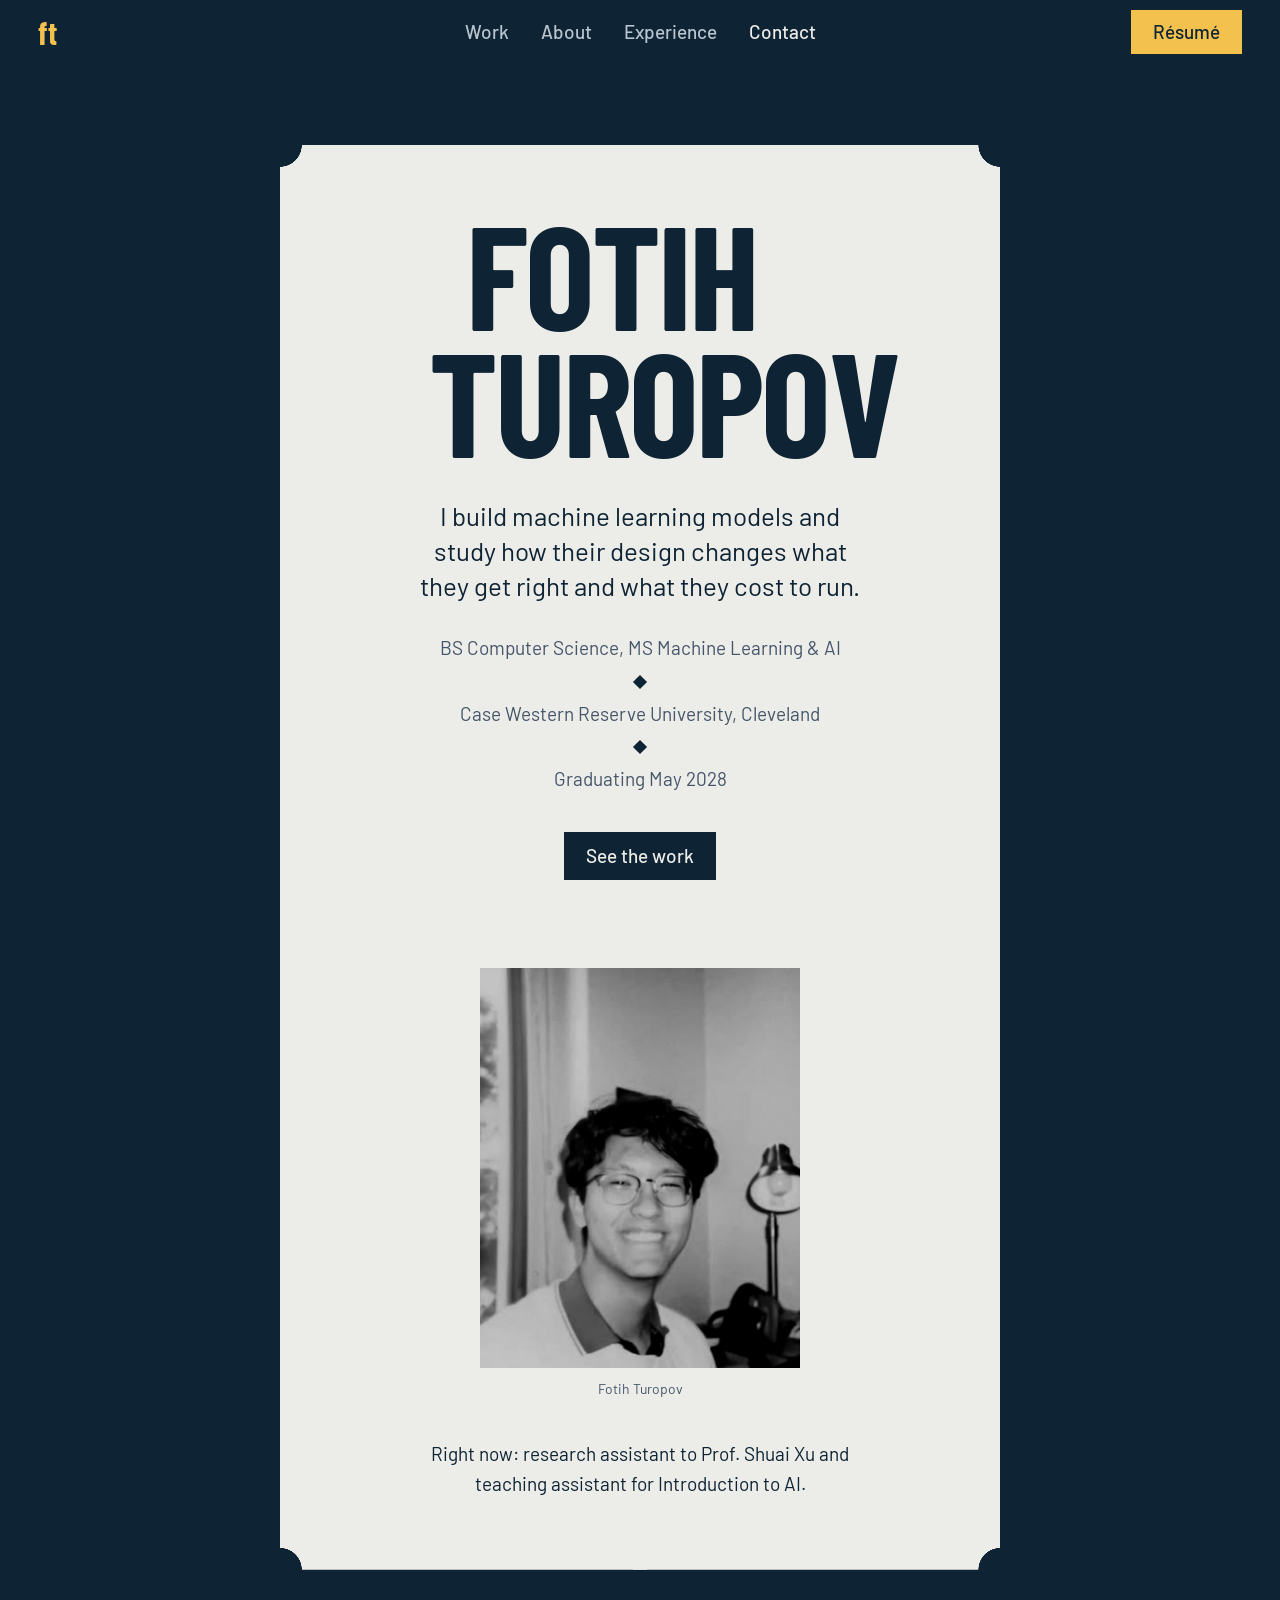
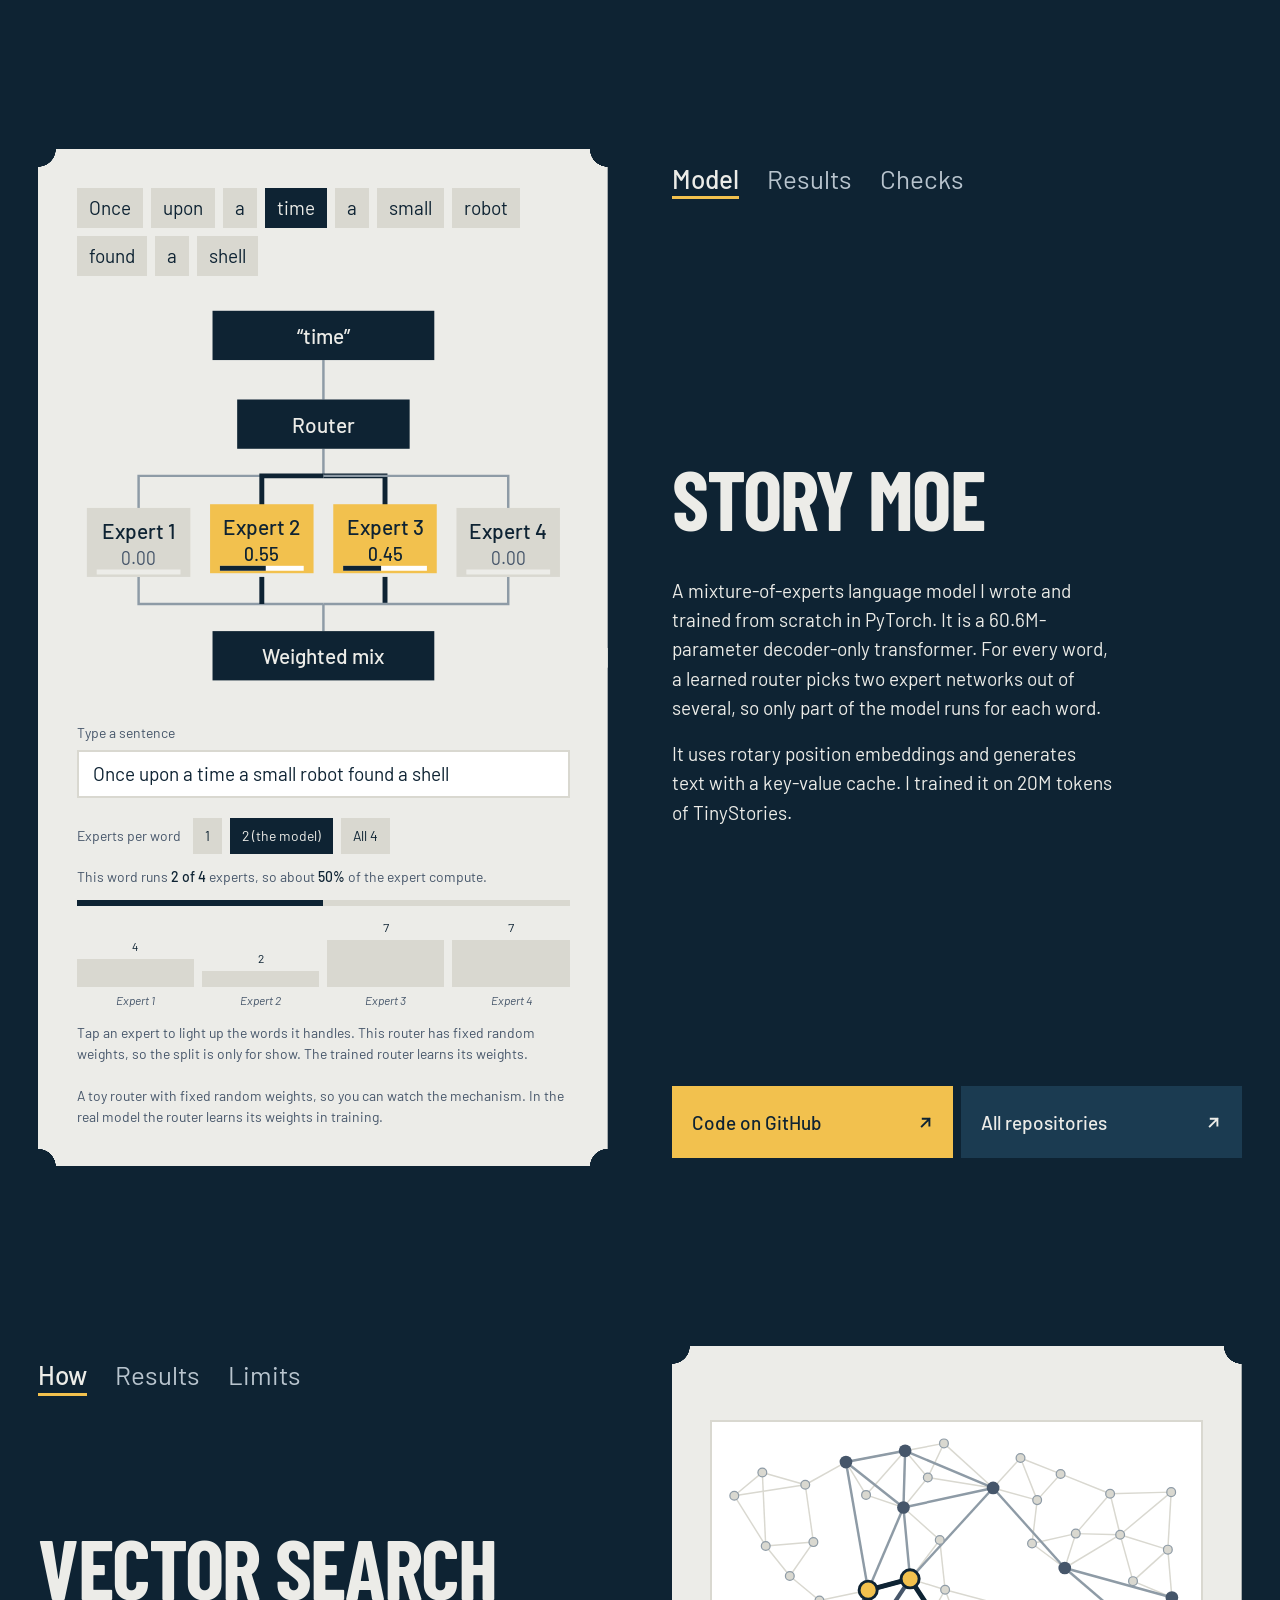
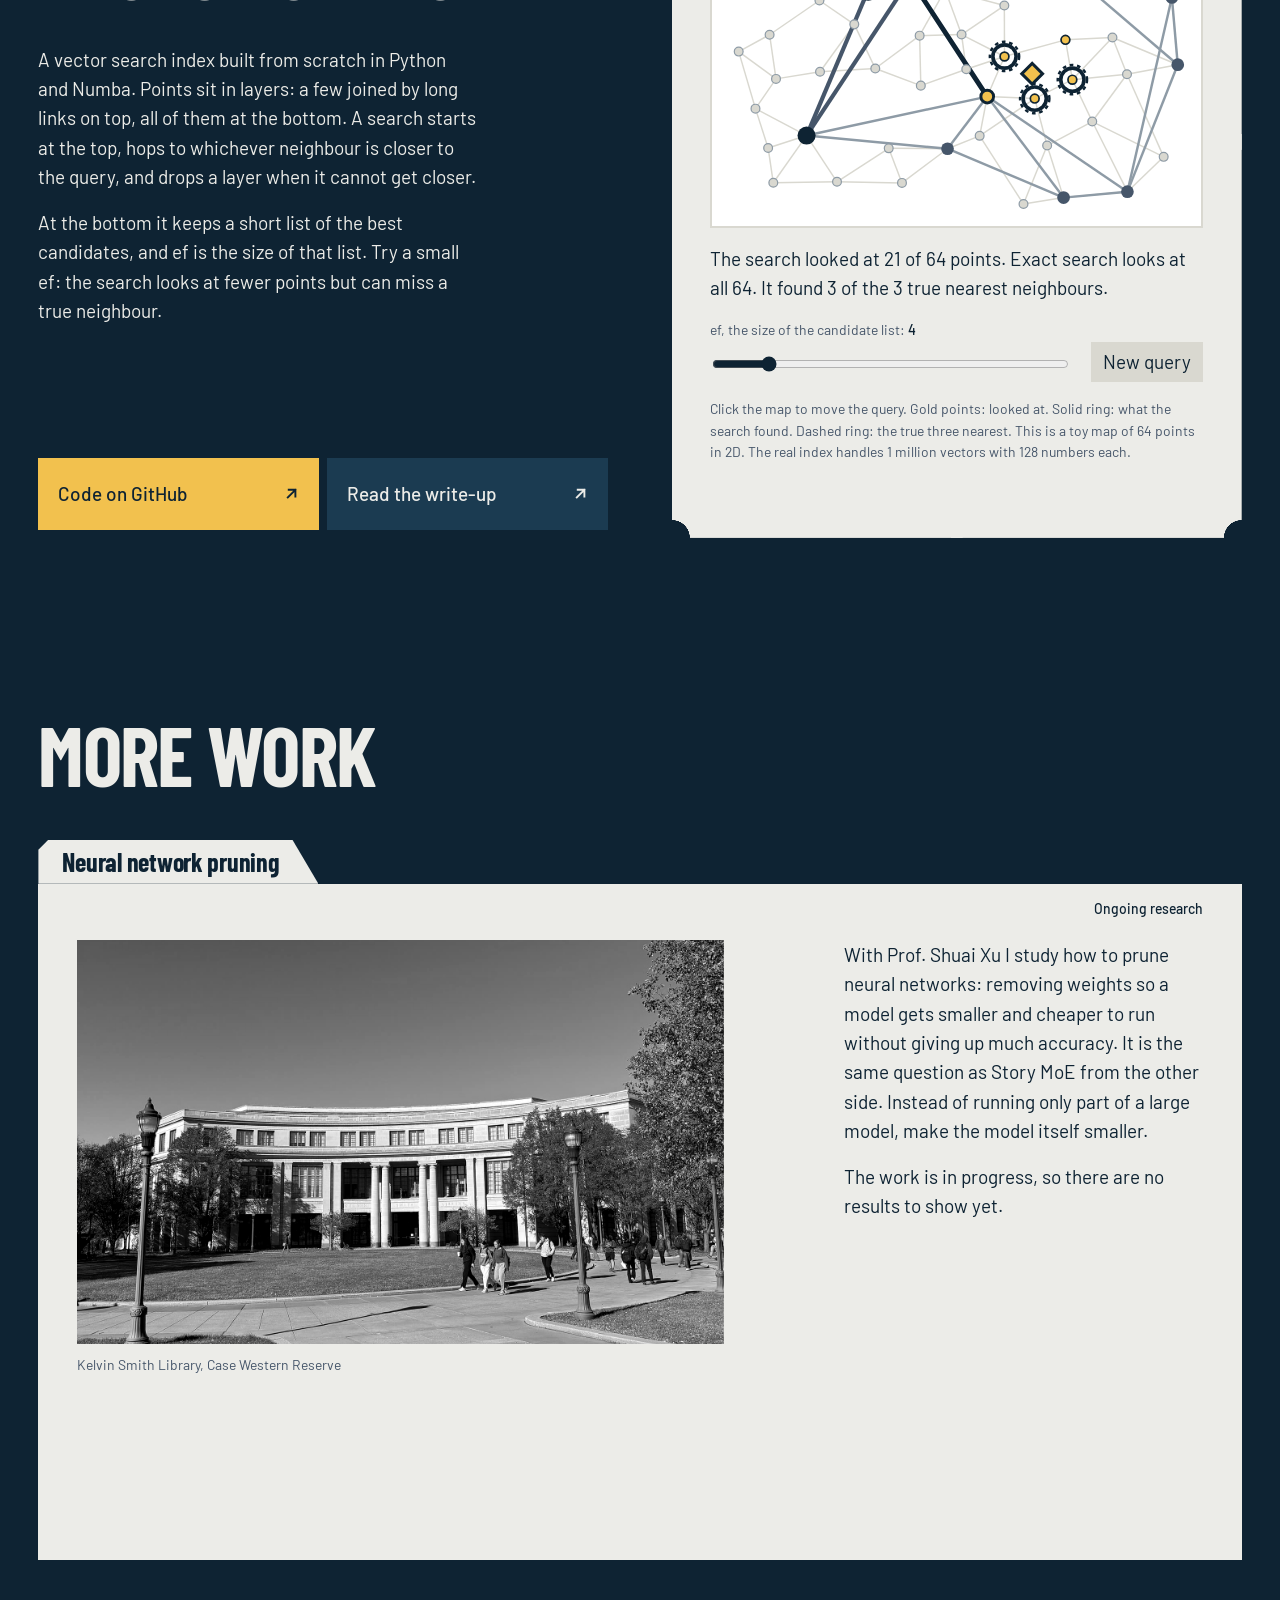
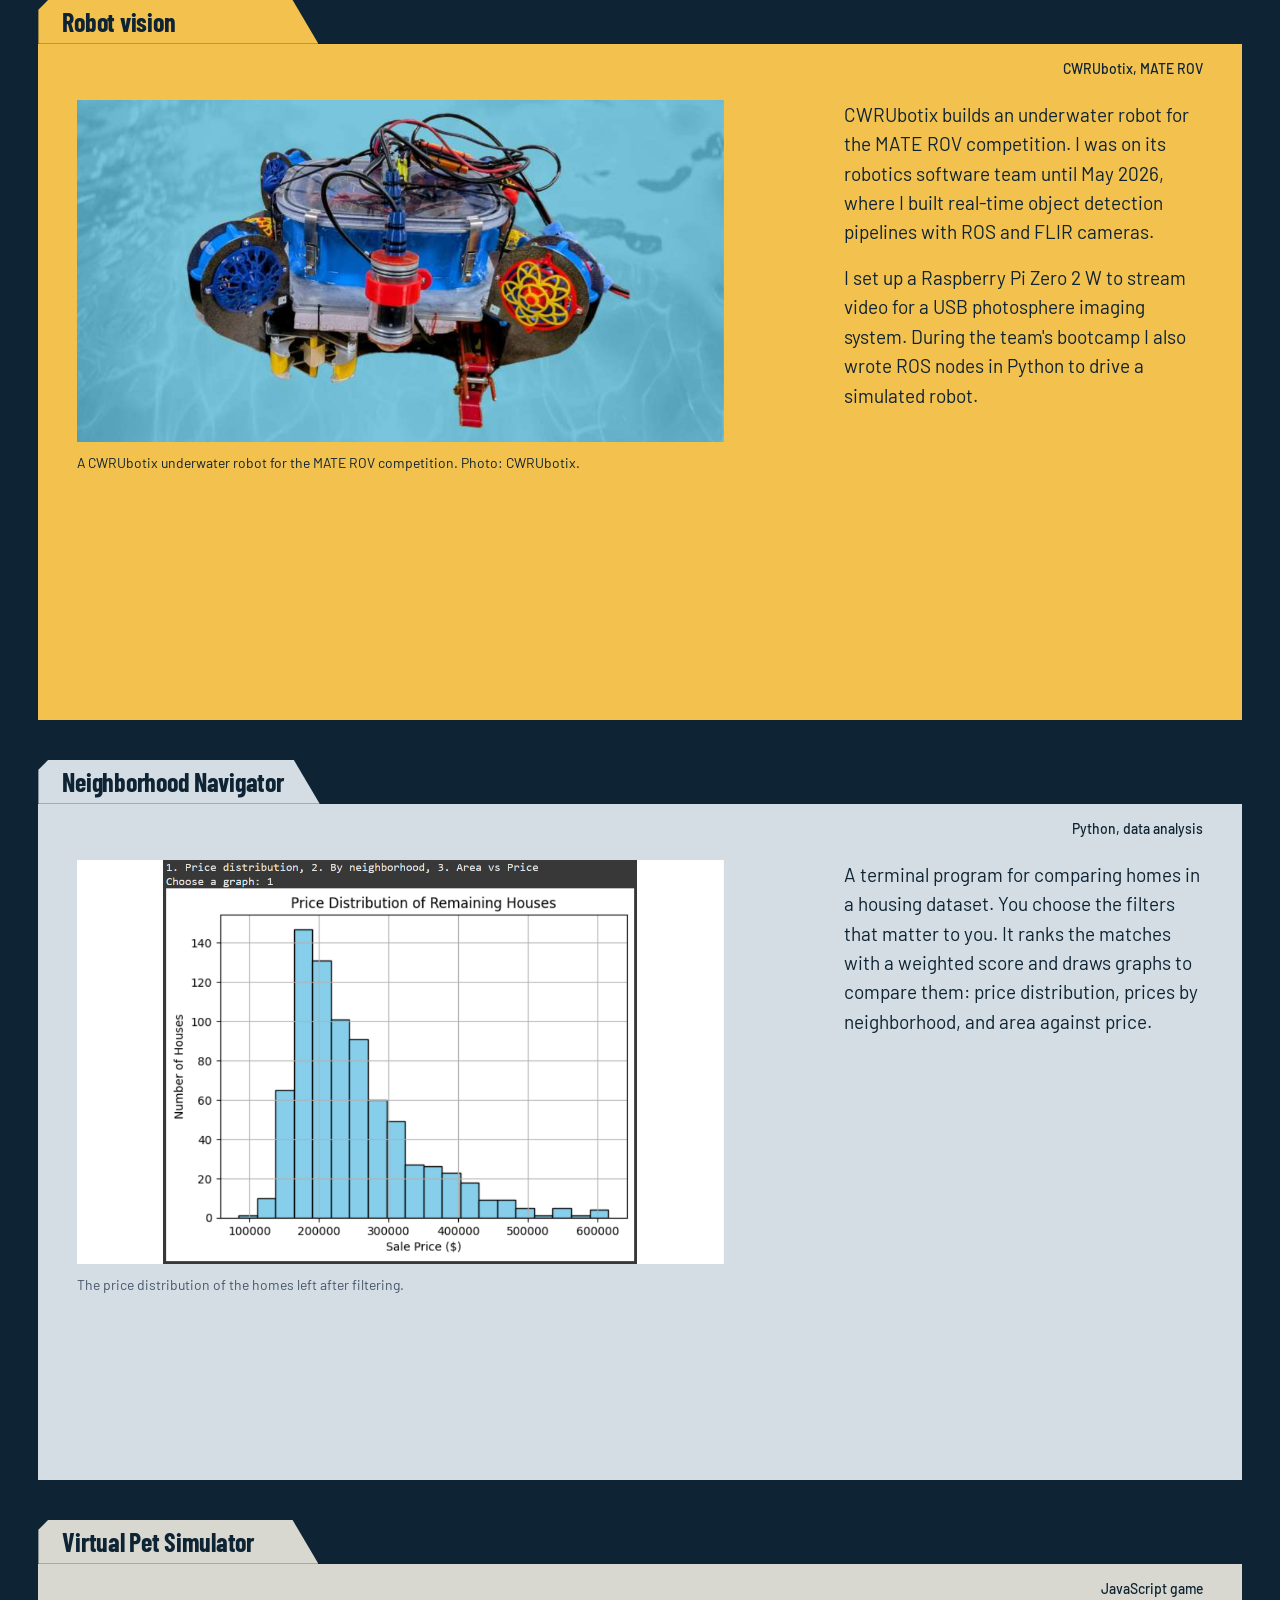
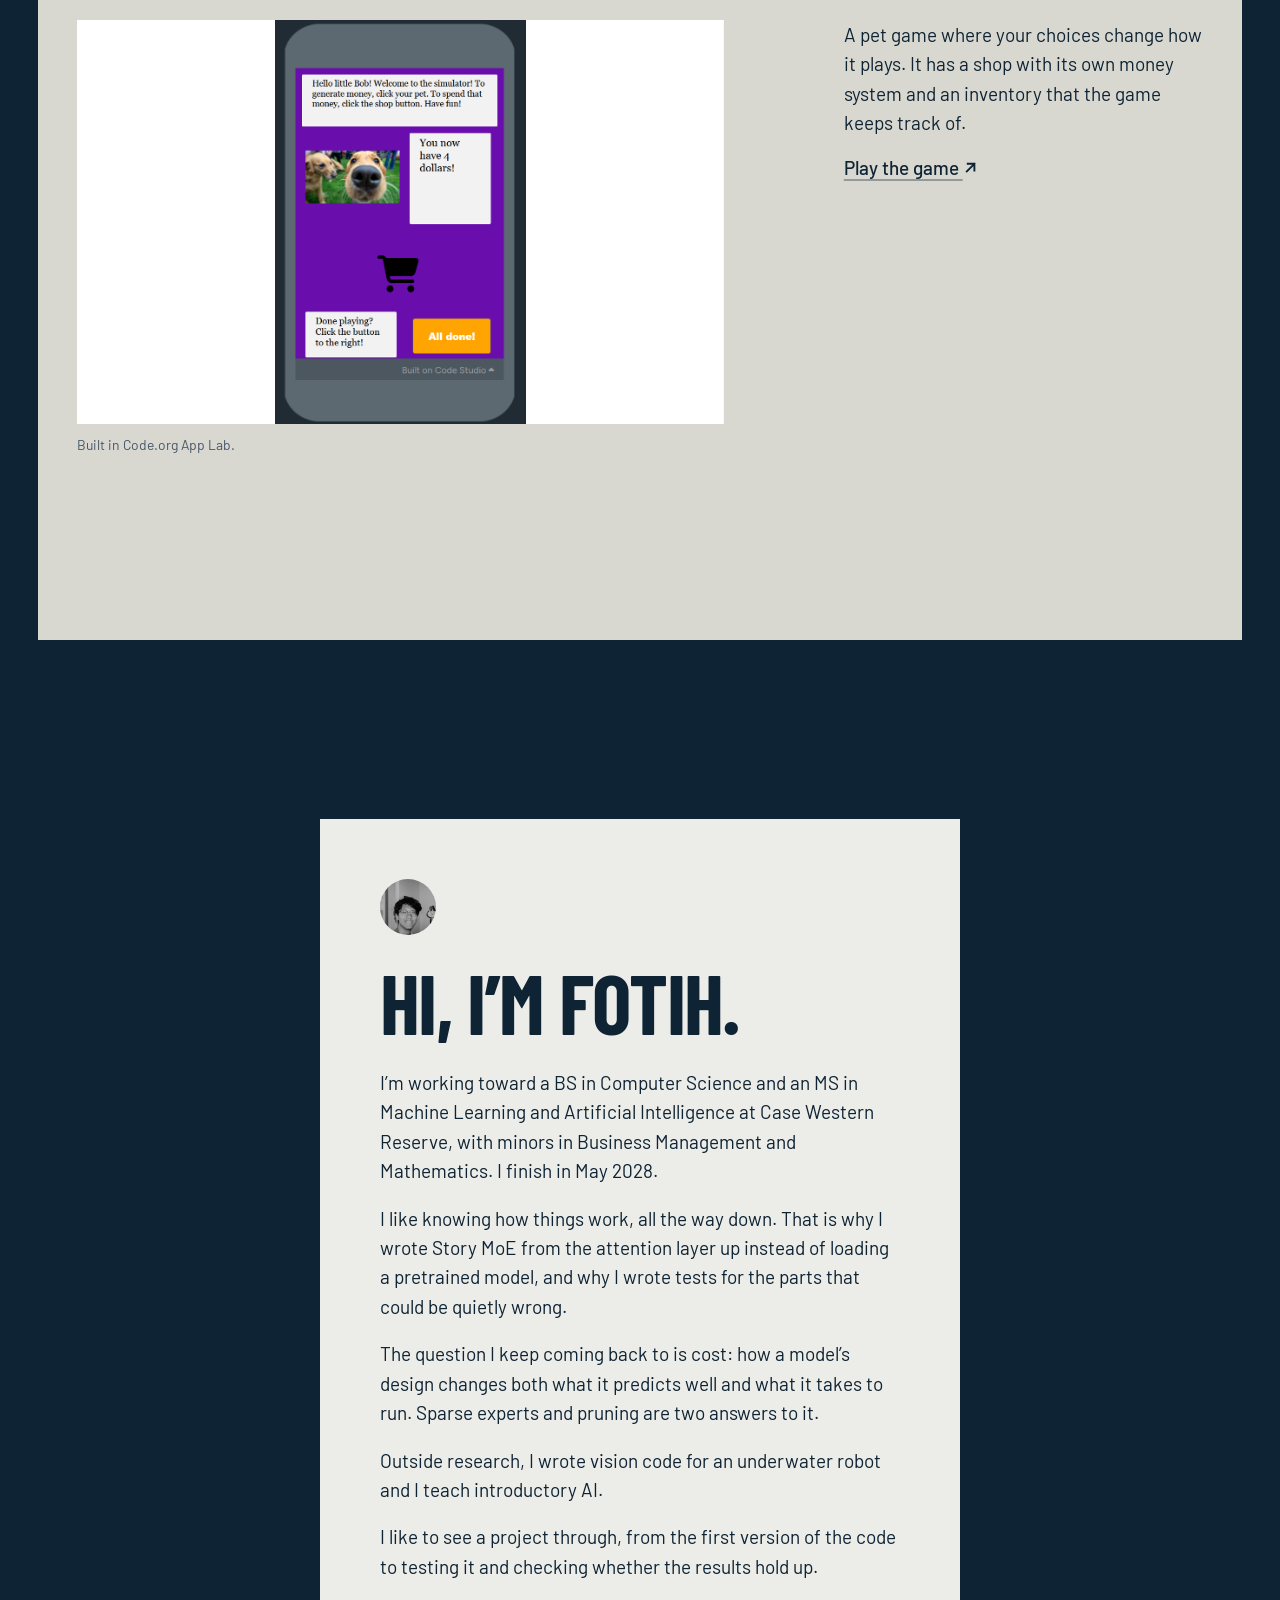
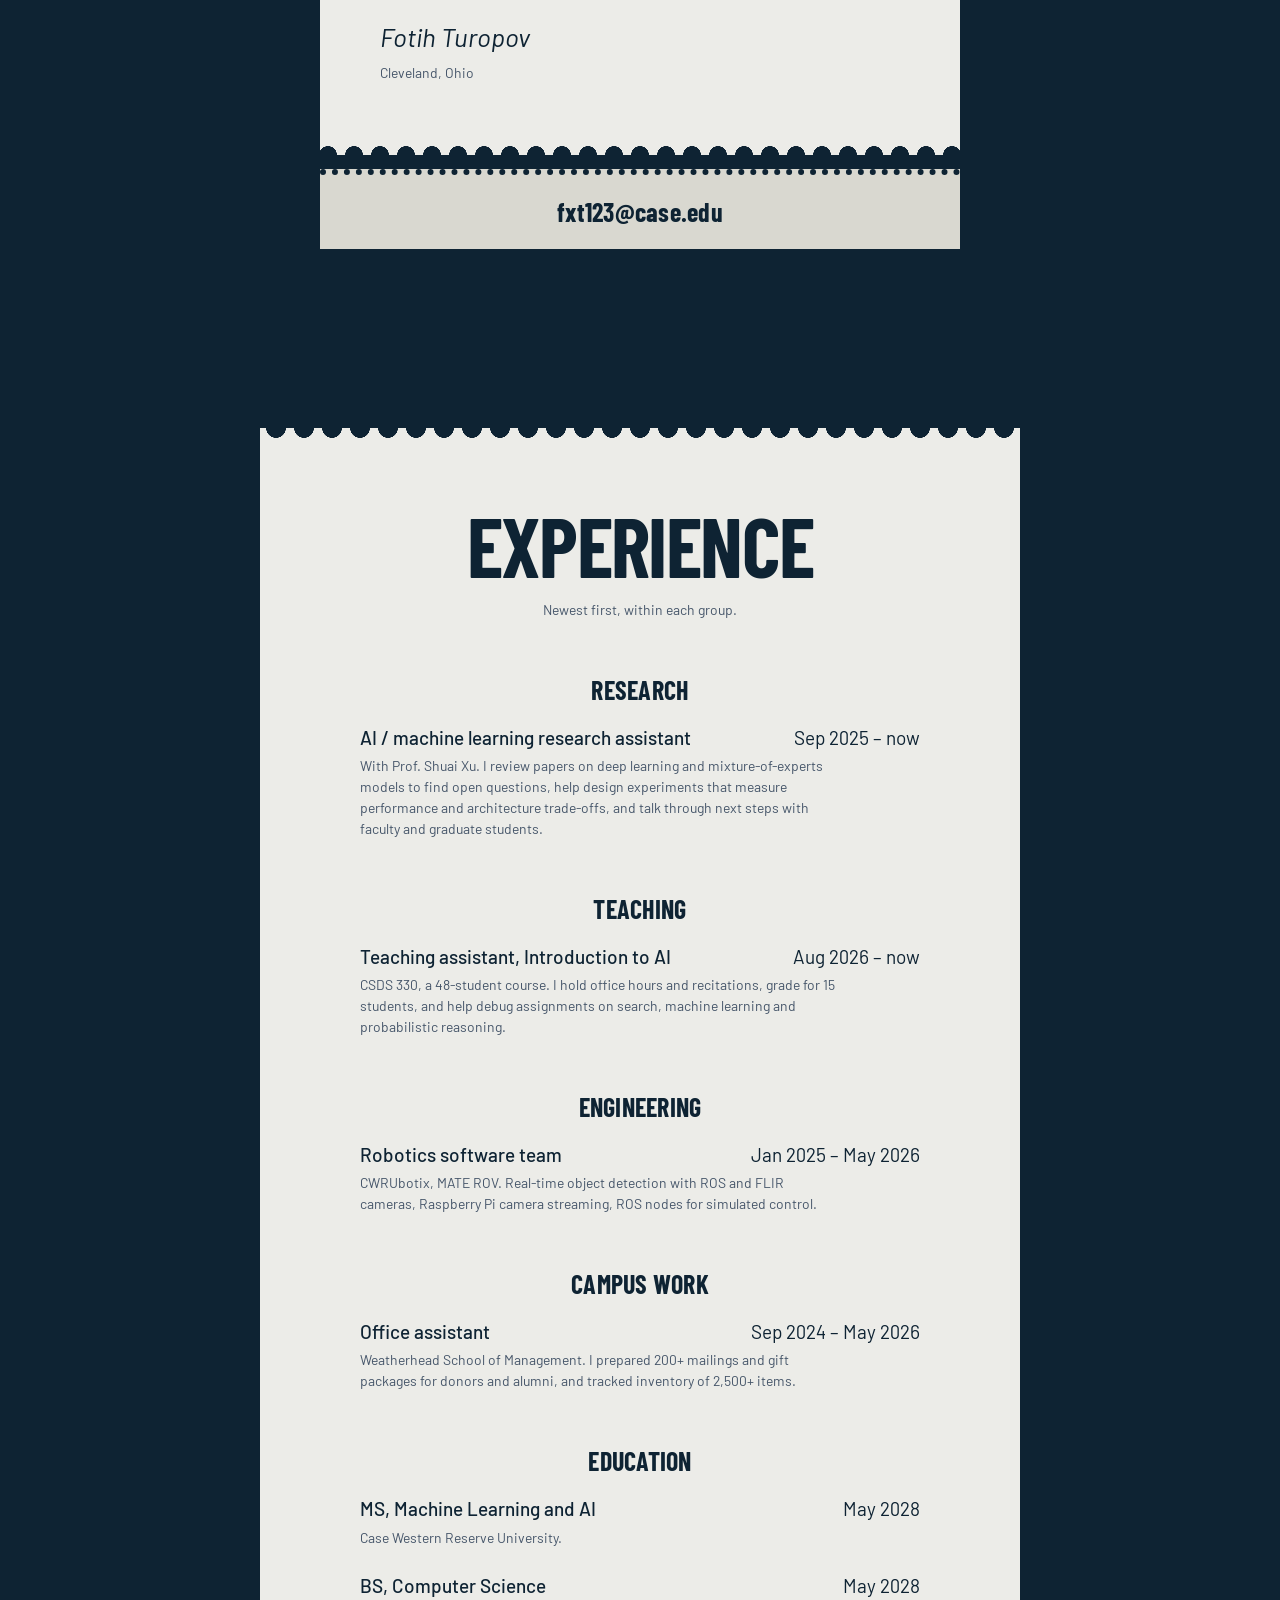
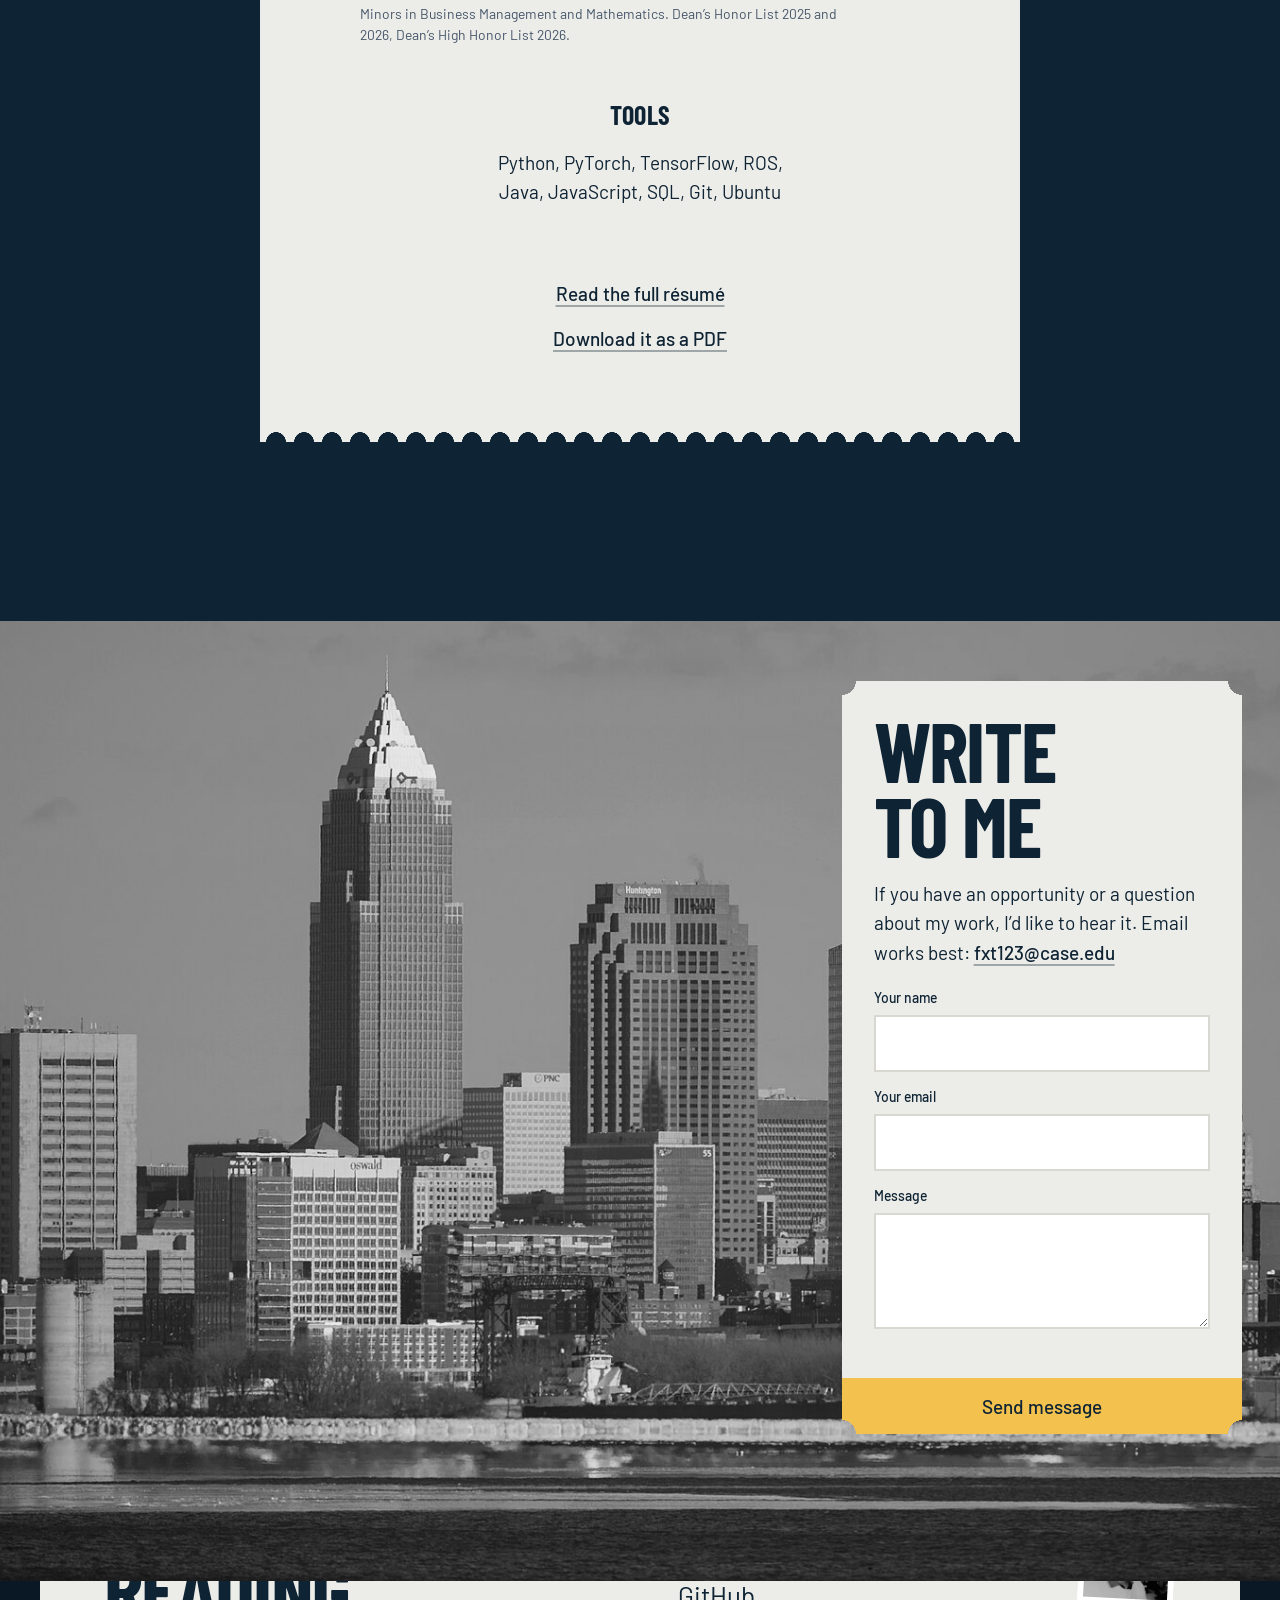
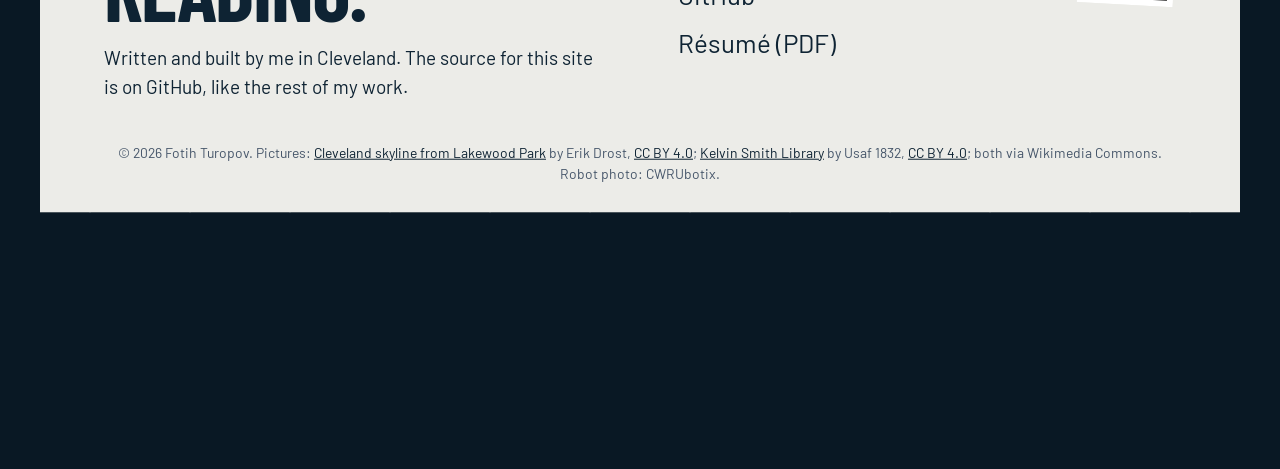
<file: index.html>
<!doctype html>
<html lang="en">
<head>
  <meta charset="utf-8">
  <meta name="viewport" content="width=device-width,initial-scale=1">
  <meta name="theme-color" content="#0e2333">
  <meta name="description" content="Fotih Turopov is a BS/MS student at Case Western Reserve University. He does machine learning research with Prof. Shuai Xu, built a mixture-of-experts language model from scratch, and wrote robot vision code for CWRUbotix.">
  <title>Fotih Turopov | Machine learning and robotics</title>
  <link rel="icon" href="assets/favicon.svg" type="image/svg+xml">
  <link rel="preconnect" href="https://fonts.googleapis.com">
  <link rel="preconnect" href="https://fonts.gstatic.com" crossorigin>
  <link href="https://fonts.googleapis.com/css2?family=Barlow+Condensed:wght@700&family=Barlow:ital,wght@0,400;0,500;1,400&display=swap" rel="stylesheet">
  <link rel="stylesheet" href="style.css">
  <link rel="stylesheet" href="ann.css">
  <link rel="stylesheet" href="moe-plus.css">
  <script>document.documentElement.classList.add('js')</script>
  <script src="script.js" defer></script>
  <script src="ann.js" defer></script>
  <script src="moe-plus.js" defer></script>
</head>
<body>
<a class="skip" href="#main">Skip to content</a>

<main id="main">
  <header class="bar">
    <a href="#top" class="mark" aria-label="Fotih Turopov, back to top">ft</a>
    <nav aria-label="Main">
      <a href="#story-moe">Work</a>
      <a href="#about">About</a>
      <a href="#experience">Experience</a>
      <a href="#contact">Contact</a>
    </nav>
    <a class="btn btn-gold bar-cta" href="assets/fotih-turopov-resume.pdf" target="_blank" rel="noopener">Résumé</a>
  </header>

  <section class="hero" id="top" aria-labelledby="name">
    <div class="card hero-card">
      <h1 id="name" class="hero-name"><span class="l1">Fotih</span> <span class="l2">Turopov</span></h1>
      <p class="hero-lead">I build machine learning models and study how their design changes what they get right and what they cost to run.</p>
      <ul class="hero-facts">
        <li>BS Computer Science, MS Machine Learning &amp; AI</li>
        <li>Case Western Reserve University, Cleveland</li>
        <li>Graduating May 2028</li>
      </ul>
      <a class="btn btn-ink" href="#story-moe">See the work</a>
      <figure class="plate hero-plate">
        <img src="assets/fotih-turopov.jpg" alt="Fotih Turopov smiling, wearing glasses, at a desk with a lamp" width="345" height="469" fetchpriority="high">
        <figcaption>Fotih Turopov</figcaption>
      </figure>
      <p class="hero-now">Right now: research assistant to Prof. Shuai Xu and teaching assistant for Introduction to AI.</p>
    </div>
  </section>

  <section class="moe" id="story-moe" aria-labelledby="moe-title">
    <div class="moe-plate card">
      <div class="router" data-router>
        <p class="router-tokens" aria-label="Words in the sentence. Pick one to see where it is routed." data-tokens>
          <button type="button" class="tok is-on" aria-pressed="true">time</button>
        </p>
        <svg class="router-fig" viewBox="0 0 400 330" role="img" aria-labelledby="fig-t fig-d">
          <title id="fig-t">Top-2 expert routing</title>
          <desc id="fig-d" data-desc>The word goes to a router, which sends it to two of four experts. Their outputs are mixed by the router's weights.</desc>
          <g class="wires">
            <path d="M200 52V84"/>
            <path class="w" data-w="0" d="M200 124V146H50V172"/>
            <path class="w" data-w="1" d="M200 146H150V172"/>
            <path class="w" data-w="2" d="M200 146H250V172"/>
            <path class="w" data-w="3" d="M200 146H350V172"/>
            <path class="w" data-w="0" d="M50 228V250H200"/>
            <path class="w" data-w="1" d="M150 228V250"/>
            <path class="w" data-w="2" d="M250 228V250"/>
            <path class="w" data-w="3" d="M350 228V250H200"/>
            <path d="M200 250V272"/>
          </g>
          <rect class="box box-ink" x="110" y="12" width="180" height="40"/>
          <text class="t t-light" x="200" y="39" data-word>“time”</text>
          <rect class="box box-ink" x="130" y="84" width="140" height="40"/>
          <text class="t t-light" x="200" y="111">Router</text>
          <g class="experts">
            <g class="ex" data-ex="0"><rect class="box" x="8" y="172" width="84" height="56"/><text class="t" x="50" y="197">Expert 1</text><text class="t t-w" x="50" y="218" data-wt>0.00</text></g>
            <g class="ex" data-ex="1"><rect class="box" x="108" y="172" width="84" height="56"/><text class="t" x="150" y="197">Expert 2</text><text class="t t-w" x="150" y="218" data-wt>0.00</text></g>
            <g class="ex" data-ex="2"><rect class="box" x="208" y="172" width="84" height="56"/><text class="t" x="250" y="197">Expert 3</text><text class="t t-w" x="250" y="218" data-wt>0.00</text></g>
            <g class="ex" data-ex="3"><rect class="box" x="308" y="172" width="84" height="56"/><text class="t" x="350" y="197">Expert 4</text><text class="t t-w" x="350" y="218" data-wt>0.00</text></g>
          </g>
          <rect class="box box-ink" x="110" y="272" width="180" height="40"/>
          <text class="t t-light" x="200" y="299">Weighted mix</text>
        </svg>
        <label class="router-input">
          <span>Type a sentence</span>
          <input type="text" value="Once upon a time a small robot found a shell" maxlength="80" autocomplete="off" spellcheck="false" data-input>
        </label>
        <p class="router-note">A toy router with fixed random weights, so you can watch the mechanism. In the real model the router learns its weights in training.</p>
      </div>
    </div>

    <div class="moe-copy">
      <div class="tabs" role="tablist" aria-label="Story MoE details">
        <button type="button" role="tab" id="tab-model" aria-controls="pane-model" aria-selected="true">Model</button>
        <button type="button" role="tab" id="tab-results" aria-controls="pane-results" aria-selected="false" tabindex="-1">Results</button>
        <button type="button" role="tab" id="tab-checks" aria-controls="pane-checks" aria-selected="false" tabindex="-1">Checks</button>
      </div>

      <div class="moe-body">
        <h2 id="moe-title" class="head">Story MoE</h2>
        <div class="pane" role="tabpanel" id="pane-model" aria-labelledby="tab-model">
          <p>A mixture-of-experts language model I wrote and trained from scratch in PyTorch. It is a 60.6M-parameter decoder-only transformer. For every word, a learned router picks two expert networks out of several, so only part of the model runs for each word.</p>
          <p>It uses rotary position embeddings and generates text with a key-value cache. I trained it on 20M tokens of TinyStories.</p>
        </div>
        <div class="pane" role="tabpanel" id="pane-results" aria-labelledby="tab-results" hidden>
          <p>Against a dense model trained on the same 20M tokens, the sparse model reached 6.9% lower validation perplexity. Lower is better: it was less surprised by stories it had not seen.</p>
          <table class="results">
            <caption>Validation perplexity on TinyStories</caption>
            <thead><tr><th scope="col">Model</th><th scope="col">Perplexity</th></tr></thead>
            <tbody>
              <tr><th scope="row">Sparse, top-2 experts</th><td>10.03</td></tr>
              <tr><th scope="row">Dense baseline</th><td>10.77</td></tr>
            </tbody>
          </table>
        </div>
        <div class="pane" role="tabpanel" id="pane-checks" aria-labelledby="tab-checks" hidden>
          <p>A model can train and still be wrong in quiet ways, so I wrote tests for the parts that fail silently:</p>
          <ul class="checks">
            <li>Attention is causal: no word can see the words after it.</li>
            <li>Gradients reach the router through the expert weights.</li>
            <li>Cached and uncached generation produce the same text.</li>
          </ul>
        </div>
      </div>

      <div class="cells">
        <a class="cell cell-gold" href="https://github.com/fotiht/story_moe" target="_blank" rel="noopener">Code on GitHub <svg class="arr" viewBox="0 0 16 16" aria-hidden="true"><path d="M4 12 12 4M5 4h7v7"/></svg></a>
        <a class="cell cell-tone" href="https://github.com/fotiht?tab=repositories" target="_blank" rel="noopener">All repositories <svg class="arr" viewBox="0 0 16 16" aria-hidden="true"><path d="M4 12 12 4M5 4h7v7"/></svg></a>
      </div>
    </div>
  </section>

  <section class="moe ann" id="vector-search" aria-labelledby="ann-title">
    <div class="moe-plate card">
      <div class="ann-map" data-ann>
        <svg class="ann-fig" data-ann-svg viewBox="0 0 400 330" role="img" aria-labelledby="ann-t ann-d">
          <title id="ann-t">A toy map of a vector search</title>
          <desc id="ann-d">Sixty-four points joined in three layers. A search starts at a large point in the top layer, hops to whichever neighbour is closer to the gold query diamond, and drops a layer when it cannot get closer.</desc>
        </svg>
        <p class="ann-readout" role="status" aria-live="polite" data-ann-readout></p>
        <div class="ann-controls">
          <label class="ann-ef">
            <span>ef, the size of the candidate list: <b data-ann-ef-out>4</b></span>
            <input type="range" min="3" max="10" value="4" data-ann-ef aria-label="ef, the size of the candidate list">
          </label>
          <button type="button" class="tok" data-ann-random>New query</button>
        </div>
        <p class="ann-legend">Click the map to move the query. Gold points: looked at. Solid ring: what the search found. Dashed ring: the true three nearest. This is a toy map of 64 points in 2D. The real index handles 1 million vectors with 128 numbers each.</p>
      </div>
    </div>

    <div class="moe-copy">
      <div class="tabs" role="tablist" aria-label="Vector search details">
        <button type="button" role="tab" id="tab-ann-how" aria-controls="pane-ann-how" aria-selected="true">How</button>
        <button type="button" role="tab" id="tab-ann-results" aria-controls="pane-ann-results" aria-selected="false" tabindex="-1">Results</button>
        <button type="button" role="tab" id="tab-ann-limits" aria-controls="pane-ann-limits" aria-selected="false" tabindex="-1">Limits</button>
      </div>

      <div class="moe-body">
        <h2 id="ann-title" class="head">Vector search</h2>
        <div class="pane" role="tabpanel" id="pane-ann-how" aria-labelledby="tab-ann-how">
          <p>A vector search index built from scratch in Python and Numba. Points sit in layers: a few joined by long links on top, all of them at the bottom. A search starts at the top, hops to whichever neighbour is closer to the query, and drops a layer when it cannot get closer.</p>
          <p>At the bottom it keeps a short list of the best candidates, and ef is the size of that list. Try a small ef: the search looks at fewer points but can miss a true neighbour.</p>
        </div>
        <div class="pane" role="tabpanel" id="pane-ann-results" aria-labelledby="tab-ann-results" hidden>
          <p>On 1 million SIFT vectors it reaches 0.979 recall at 3,034 queries per second, 34 times faster than exact search in NumPy. Against FAISS at the same recall, on one thread:</p>
          <table class="results">
            <caption>Speed compared with FAISS. Above 1 means mine is faster.</caption>
            <thead><tr><th scope="col">Data</th><th scope="col">Ratio</th></tr></thead>
            <tbody>
              <tr><th scope="row">SIFT, 100k vectors</th><td>1.05 to 1.19</td></tr>
              <tr><th scope="row">SIFT, 1M vectors</th><td>0.98 to 1.09</td></tr>
              <tr><th scope="row">GloVe, 1.2M, recall 0.9 to 0.97</th><td>1.1 to 1.6</td></tr>
              <tr><th scope="row">SIFT 100k, four threads</th><td>0.79 to 0.96</td></tr>
            </tbody>
          </table>
          <p>Interpolated from my benchmark logs, not re-measured.</p>
        </div>
        <div class="pane" role="tabpanel" id="pane-ann-limits" aria-labelledby="tab-ann-limits" hidden>
          <p>The README says where it loses, so I will too:</p>
          <ul class="checks">
            <li>With four threads FAISS is ahead.</li>
            <li>My memory figure counts only the links in use. The arrays reserve more, about 117 MB at 100,000 vectors against 65.6 MB for FAISS.</li>
            <li>I never varied M or efConstruction. Every run uses M = 16 and efConstruction = 100.</li>
            <li>Timings come from one shared 4-core server and vary by 20 to 30 percent between runs.</li>
          </ul>
        </div>
      </div>

      <div class="cells">
        <a class="cell cell-gold" href="https://github.com/fotiht/ann-index" target="_blank" rel="noopener">Code on GitHub <svg class="arr" viewBox="0 0 16 16" aria-hidden="true"><path d="M4 12 12 4M5 4h7v7"/></svg></a>
        <a class="cell cell-tone" href="https://github.com/fotiht/ann-index/blob/main/WRITEUP.md" target="_blank" rel="noopener">Read the write-up <svg class="arr" viewBox="0 0 16 16" aria-hidden="true"><path d="M4 12 12 4M5 4h7v7"/></svg></a>
      </div>
    </div>
  </section>

  <section class="files" aria-labelledby="files-title">
    <h2 id="files-title" class="sub">More work</h2>

    <article class="folder f1" style="--i:0">
      <div class="folder-tab"><h3>Neural network pruning</h3></div>
      <div class="folder-body">
        <p class="folder-kind">Ongoing research</p>
        <figure class="folder-pic">
          <img src="assets/kelvin-smith-library-case-western-reserve-university.jpg" alt="Kelvin Smith Library on the Case Western Reserve campus, students walking past on a sunny day" width="1600" height="1102" decoding="async">
          <figcaption>Kelvin Smith Library, Case Western Reserve</figcaption>
        </figure>
        <div class="folder-text">
          <p>With Prof. Shuai Xu I study how to prune neural networks: removing weights so a model gets smaller and cheaper to run without giving up much accuracy. It is the same question as Story MoE from the other side. Instead of running only part of a large model, make the model itself smaller.</p>
          <p>The work is in progress, so there are no results to show yet.</p>
        </div>
      </div>
    </article>

    <article class="folder f2" style="--i:1">
      <div class="folder-tab"><h3>Robot vision</h3></div>
      <div class="folder-body">
        <p class="folder-kind">CWRUbotix, MATE ROV</p>
        <figure class="folder-pic">
          <img src="assets/cwrubotix-rov.jpg" alt="A CWRUbotix underwater robot floating in clear blue water, with a clear electronics case, blue thrusters and a yellow and red gripper" width="1089" height="576" decoding="async">
          <figcaption>A CWRUbotix underwater robot for the MATE ROV competition. Photo: CWRUbotix.</figcaption>
        </figure>
        <div class="folder-text">
          <p>CWRUbotix builds an underwater robot for the MATE ROV competition. I was on its robotics software team until May 2026, where I built real-time object detection pipelines with ROS and FLIR cameras.</p>
          <p>I set up a Raspberry Pi Zero 2 W to stream video for a USB photosphere imaging system. During the team's bootcamp I also wrote ROS nodes in Python to drive a simulated robot.</p>
        </div>
      </div>
    </article>

    <article class="folder f3" style="--i:2">
      <div class="folder-tab"><h3>Neighborhood Navigator</h3></div>
      <div class="folder-body">
        <p class="folder-kind">Python, data analysis</p>
        <figure class="folder-pic folder-shot">
          <img src="assets/neighborhood-navigator.png" alt="Terminal menu of Neighborhood Navigator above a histogram of house sale prices" width="900" height="550" decoding="async">
          <figcaption>The price distribution of the homes left after filtering.</figcaption>
        </figure>
        <div class="folder-text">
          <p>A terminal program for comparing homes in a housing dataset. You choose the filters that matter to you. It ranks the matches with a weighted score and draws graphs to compare them: price distribution, prices by neighborhood, and area against price.</p>
        </div>
      </div>
    </article>

    <article class="folder f4" style="--i:3">
      <div class="folder-tab"><h3>Virtual Pet Simulator</h3></div>
      <div class="folder-body">
        <p class="folder-kind">JavaScript game</p>
        <figure class="folder-pic folder-shot">
          <img src="assets/virtual-pet.png" alt="Virtual Pet Simulator game screen" width="700" height="550" decoding="async">
          <figcaption>Built in Code.org App Lab.</figcaption>
        </figure>
        <div class="folder-text">
          <p>A pet game where your choices change how it plays. It has a shop with its own money system and an inventory that the game keeps track of.</p>
          <p><a class="link" href="https://studio.code.org/projects/applab/c05hmcg-K2--z8EHB5L-U918Ysys3a_zXxupohsXffI" target="_blank" rel="noopener">Play the game <svg class="arr" viewBox="0 0 16 16" aria-hidden="true"><path d="M4 12 12 4M5 4h7v7"/></svg></a></p>
        </div>
      </div>
    </article>
  </section>

  <section class="about" id="about" aria-labelledby="about-title">
    <div class="letter">
      <div class="letter-sheet">
        <img class="letter-face" src="assets/fotih-turopov.jpg" alt="" width="345" height="469" loading="lazy">
        <h2 id="about-title" class="sub">Hi, I’m Fotih.</h2>
        <p>I’m working toward a BS in Computer Science and an MS in Machine Learning and Artificial Intelligence at Case Western Reserve, with minors in Business Management and Mathematics. I finish in May 2028.</p>
        <p>I like knowing how things work, all the way down. That is why I wrote Story MoE from the attention layer up instead of loading a pretrained model, and why I wrote tests for the parts that could be quietly wrong.</p>
        <p>The question I keep coming back to is cost: how a model’s design changes both what it predicts well and what it takes to run. Sparse experts and pruning are two answers to it.</p>
        <p>Outside research, I wrote vision code for an underwater robot and I teach introductory AI.</p>
        <p>I like to see a project through, from the first version of the code to testing it and checking whether the results hold up.</p>
        <p class="sign">Fotih Turopov</p>
        <p class="sign-role">Cleveland, Ohio</p>
      </div>
      <div class="stub">
        <a href="mailto:fxt123@case.edu">fxt123@case.edu</a>
      </div>
    </div>
  </section>

  <section class="experience" id="experience" aria-labelledby="exp-title">
    <div class="sheet">
      <h2 id="exp-title" class="sub">Experience</h2>
      <p class="sheet-note">Newest first, within each group.</p>

      <div class="group">
        <h3>Research</h3>
        <dl>
          <div class="item"><dt>AI / machine learning research assistant</dt><dd class="when">Sep 2025 – now</dd><dd class="what">With Prof. Shuai Xu. I review papers on deep learning and mixture-of-experts models to find open questions, help design experiments that measure performance and architecture trade-offs, and talk through next steps with faculty and graduate students.</dd></div>
        </dl>
      </div>

      <div class="group">
        <h3>Teaching</h3>
        <dl>
          <div class="item"><dt>Teaching assistant, Introduction to AI</dt><dd class="when">Aug 2026 – now</dd><dd class="what">CSDS 330, a 48-student course. I hold office hours and recitations, grade for 15 students, and help debug assignments on search, machine learning and probabilistic reasoning.</dd></div>
        </dl>
      </div>

      <div class="group">
        <h3>Engineering</h3>
        <dl>
          <div class="item"><dt>Robotics software team</dt><dd class="when">Jan 2025 – May 2026</dd><dd class="what">CWRUbotix, MATE ROV. Real-time object detection with ROS and FLIR cameras, Raspberry Pi camera streaming, ROS nodes for simulated control.</dd></div>
        </dl>
      </div>

      <div class="group">
        <h3>Campus work</h3>
        <dl>
          <div class="item"><dt>Office assistant</dt><dd class="when">Sep 2024 – May 2026</dd><dd class="what">Weatherhead School of Management. I prepared 200+ mailings and gift packages for donors and alumni, and tracked inventory of 2,500+ items.</dd></div>
        </dl>
      </div>

      <div class="group">
        <h3>Education</h3>
        <dl>
          <div class="item"><dt>MS, Machine Learning and AI</dt><dd class="when">May 2028</dd><dd class="what">Case Western Reserve University.</dd></div>
          <div class="item"><dt>BS, Computer Science</dt><dd class="when">May 2028</dd><dd class="what">Minors in Business Management and Mathematics. Dean’s Honor List 2025 and 2026, Dean’s High Honor List 2026.</dd></div>
        </dl>
      </div>

      <div class="group">
        <h3>Tools</h3>
        <p class="tools">Python, PyTorch, TensorFlow, ROS, Java, JavaScript, SQL, Git, Ubuntu</p>
      </div>

      <p class="sheet-end">
        <a class="link" href="assets/fotih-turopov-resume.pdf" target="_blank" rel="noopener">Read the full résumé</a><br>
        <a class="link" href="assets/fotih-turopov-resume.pdf" download>Download it as a PDF</a>
      </p>
    </div>
  </section>

  <section class="contact" id="contact" aria-labelledby="contact-title">
    <img class="contact-photo" src="assets/cleveland-skyline-from-lakewood-park-january-2026.jpg" alt="The Cleveland skyline across Lake Erie in winter, seen from Lakewood Park" width="1920" height="1016" loading="lazy">
    <div class="visit card">
      <h2 id="contact-title" class="sub">Write to me</h2>
      <p>If you have an opportunity or a question about my work, I’d like to hear it. Email works best: <a class="link" href="mailto:fxt123@case.edu">fxt123@case.edu</a></p>
      <form action="https://formspree.io/f/movdknjz" method="post" data-form>
        <label>Your name<input name="name" autocomplete="name" required></label>
        <label>Your email<input name="email" type="email" autocomplete="email" required></label>
        <label>Message<textarea name="message" rows="3" required></textarea></label>
        <p class="form-status" role="status" aria-live="polite" data-status></p>
        <button class="btn btn-gold visit-send" type="submit">Send message</button>
      </form>
    </div>
  </section>
</main>

<footer class="back">
  <div class="postcard">
    <div class="pc-msg">
      <p class="pc-sign">Thanks for reading.</p>
      <p>Written and built by me in Cleveland. The source for this site is on GitHub, like the rest of my work.</p>
    </div>
    <div class="pc-addr">
      <img class="stamp" src="assets/fotih-turopov.jpg" alt="" width="345" height="469" loading="lazy">
      <ul>
        <li><a href="mailto:fxt123@case.edu">fxt123@case.edu</a></li>
        <li><a href="https://www.linkedin.com/in/fotih-turopov-a49686332/" target="_blank" rel="noopener">LinkedIn</a></li>
        <li><a href="https://github.com/fotiht" target="_blank" rel="noopener">GitHub</a></li>
        <li><a href="assets/fotih-turopov-resume.pdf" target="_blank" rel="noopener">Résumé (PDF)</a></li>
      </ul>
    </div>
    <p class="imprint">© <span data-year>2026</span> Fotih Turopov. Pictures: <a href="https://commons.wikimedia.org/w/index.php?curid=183038491">Cleveland skyline from Lakewood Park</a> by Erik Drost, <a href="https://creativecommons.org/licenses/by/4.0/">CC BY 4.0</a>; <a href="https://commons.wikimedia.org/w/index.php?curid=141156928">Kelvin Smith Library</a> by Usaf 1832, <a href="https://creativecommons.org/licenses/by/4.0/">CC BY 4.0</a>; both via Wikimedia Commons. Robot photo: CWRUbotix.</p>
  </div>
</footer>
</body>
</html>
</file>
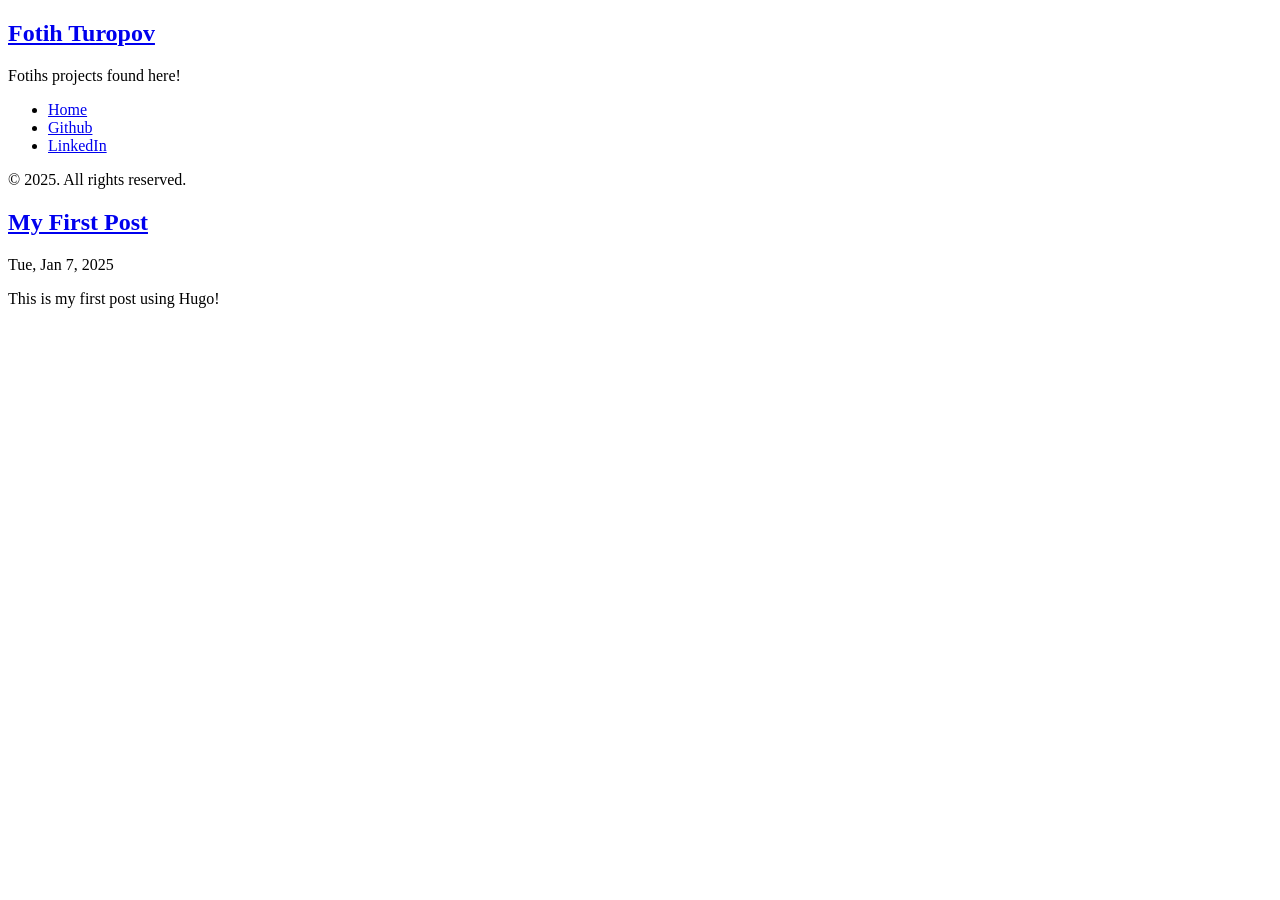
<file: public/index.html>
<!DOCTYPE html>
<html xmlns="http://www.w3.org/1999/xhtml" xml:lang="en-us" lang="en-us">
<head>
  <link href="https://gmpg.org/xfn/11" rel="profile">
  <meta http-equiv="content-type" content="text/html; charset=utf-8">
  <meta name="generator" content="Hugo 0.140.1">

  
  <meta name="viewport" content="width=device-width, initial-scale=1.0">

  <title>Fotih Turopov</title>
  <meta name="description" content="Fotihs projects found here!" />

  
  <link type="text/css" rel="stylesheet" href="https://fotiht.github.io/css/print.css" media="print">
  <link type="text/css" rel="stylesheet" href="https://fotiht.github.io/css/poole.css">
  <link type="text/css" rel="stylesheet" href="https://fotiht.github.io/css/syntax.css">
  <link type="text/css" rel="stylesheet" href="https://fotiht.github.io/css/hyde.css">
    <link rel="stylesheet" href="https://fonts.googleapis.com/css?family=Abril+Fatface|PT+Sans:400,400i,700">


  
  <link rel="apple-touch-icon-precomposed" sizes="144x144" href="/apple-touch-icon-144-precomposed.png">
  <link rel="shortcut icon" href="/favicon.png">

  
  <link href="https://fotiht.github.io/index.xml" rel="alternate" type="application/rss+xml" title="Fotih Turopov" />
  
</head>

  <body class="theme-base-0b ">
  <aside class="sidebar">
  <div class="container sidebar-sticky">
    <div class="sidebar-about">
      <a href="https://fotiht.github.io/"><h1>Fotih Turopov</h1></a>
      <p class="lead">
       Fotihs projects found here! 
      </p>
    </div>

    <nav>
      <ul class="sidebar-nav">
        <li><a href="https://fotiht.github.io/">Home</a> </li>
        <li><a href="https://github.com/fotiht/"> Github </a></li><li><a href="https://www.linkedin.com/in/fotih-turopov-a49686332/"> LinkedIn </a></li>
      </ul>
    </nav>

    <p>&copy; 2025. All rights reserved. </p>
  </div>
</aside>

    <main class="content container">
    <div class="posts">
<article class="post">
  <h1 class="post-title">
    <a href="https://fotiht.github.io/posts/my-first-post/">My First Post</a>
  </h1>
  <time datetime="2025-01-07T15:56:46-0500" class="post-date">Tue, Jan 7, 2025</time>
  <p>This is my first post using Hugo!</p>
  
</article>
</div>
    </main>

    
      
    
  </body>
</html>
</file>
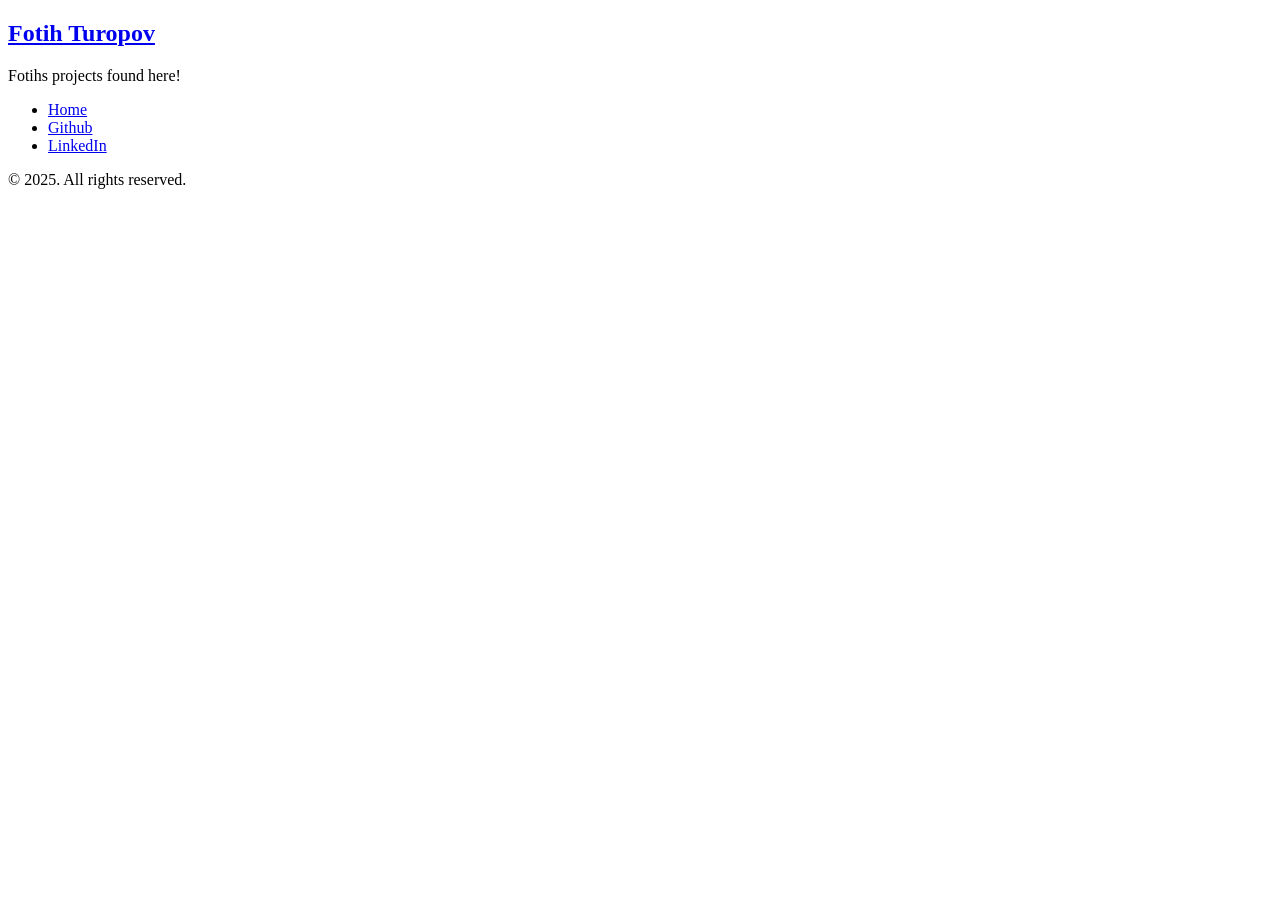
<file: public/categories/index.html>
<!DOCTYPE html>
<html xmlns="http://www.w3.org/1999/xhtml" xml:lang="en-us" lang="en-us">
<head>
  <link href="https://gmpg.org/xfn/11" rel="profile">
  <meta http-equiv="content-type" content="text/html; charset=utf-8">
  <meta name="generator" content="Hugo 0.140.1">

  
  <meta name="viewport" content="width=device-width, initial-scale=1.0">

  <title>Categories &middot; Fotih Turopov</title>
  <meta name="description" content="" />

  
  <link type="text/css" rel="stylesheet" href="https://fotiht.github.io/css/print.css" media="print">
  <link type="text/css" rel="stylesheet" href="https://fotiht.github.io/css/poole.css">
  <link type="text/css" rel="stylesheet" href="https://fotiht.github.io/css/syntax.css">
  <link type="text/css" rel="stylesheet" href="https://fotiht.github.io/css/hyde.css">
    <link rel="stylesheet" href="https://fonts.googleapis.com/css?family=Abril+Fatface|PT+Sans:400,400i,700">


  
  <link rel="apple-touch-icon-precomposed" sizes="144x144" href="/apple-touch-icon-144-precomposed.png">
  <link rel="shortcut icon" href="/favicon.png">

  
  <link href="https://fotiht.github.io/categories/index.xml" rel="alternate" type="application/rss+xml" title="Fotih Turopov" />
  
</head>

  <body class="theme-base-0b ">
  <aside class="sidebar">
  <div class="container sidebar-sticky">
    <div class="sidebar-about">
      <a href="https://fotiht.github.io/"><h1>Fotih Turopov</h1></a>
      <p class="lead">
       Fotihs projects found here! 
      </p>
    </div>

    <nav>
      <ul class="sidebar-nav">
        <li><a href="https://fotiht.github.io/">Home</a> </li>
        <li><a href="https://github.com/fotiht/"> Github </a></li><li><a href="https://www.linkedin.com/in/fotih-turopov-a49686332/"> LinkedIn </a></li>
      </ul>
    </nav>

    <p>&copy; 2025. All rights reserved. </p>
  </div>
</aside>

    <main class="content container">
    <ul class="posts">

</ul>
    </main>

    
      
    
  </body>
</html>
</file>
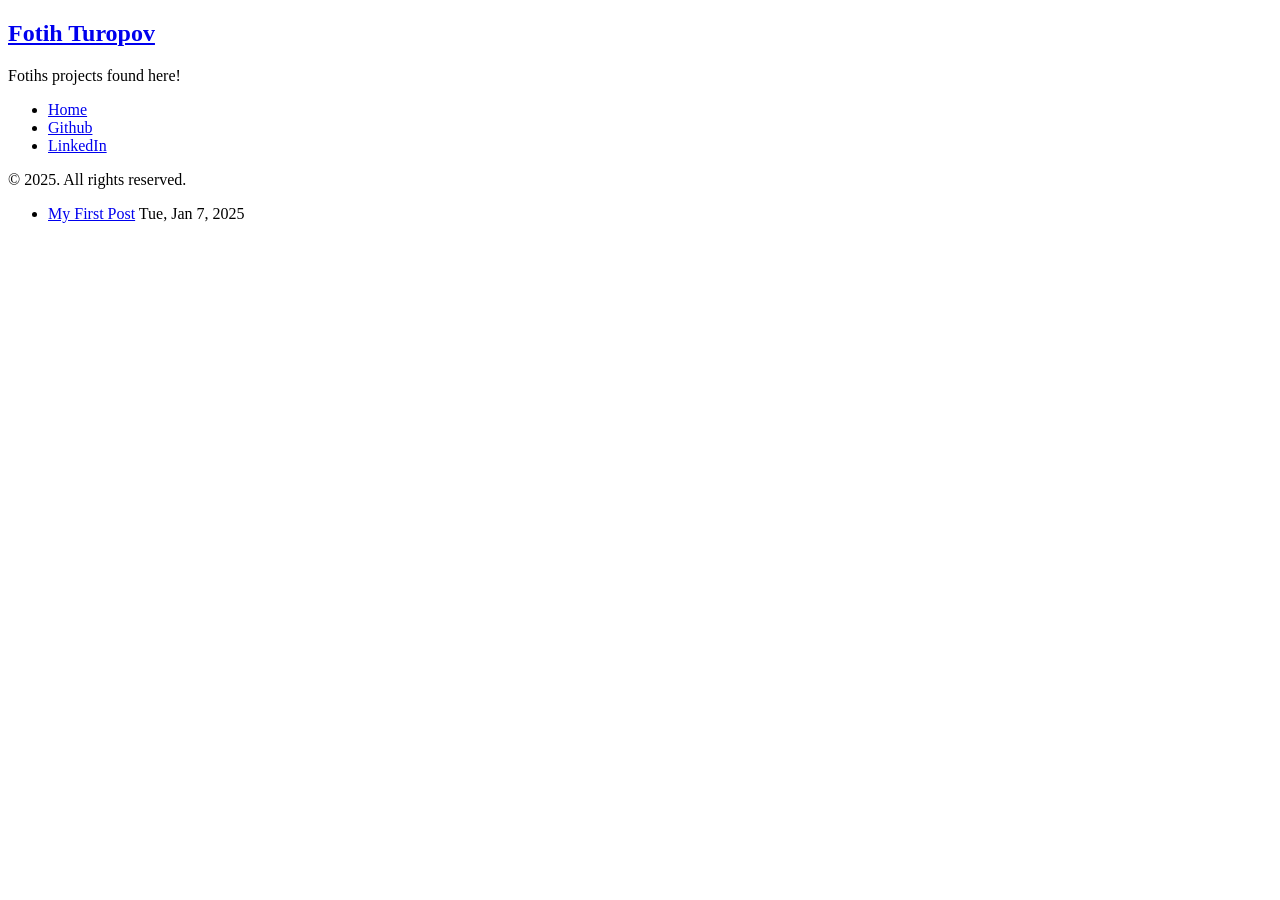
<file: public/posts/index.html>
<!DOCTYPE html>
<html xmlns="http://www.w3.org/1999/xhtml" xml:lang="en-us" lang="en-us">
<head>
  <link href="https://gmpg.org/xfn/11" rel="profile">
  <meta http-equiv="content-type" content="text/html; charset=utf-8">
  <meta name="generator" content="Hugo 0.140.1">

  
  <meta name="viewport" content="width=device-width, initial-scale=1.0">

  <title>Posts &middot; Fotih Turopov</title>
  <meta name="description" content="" />

  
  <link type="text/css" rel="stylesheet" href="https://fotiht.github.io/css/print.css" media="print">
  <link type="text/css" rel="stylesheet" href="https://fotiht.github.io/css/poole.css">
  <link type="text/css" rel="stylesheet" href="https://fotiht.github.io/css/syntax.css">
  <link type="text/css" rel="stylesheet" href="https://fotiht.github.io/css/hyde.css">
    <link rel="stylesheet" href="https://fonts.googleapis.com/css?family=Abril+Fatface|PT+Sans:400,400i,700">


  
  <link rel="apple-touch-icon-precomposed" sizes="144x144" href="/apple-touch-icon-144-precomposed.png">
  <link rel="shortcut icon" href="/favicon.png">

  
  <link href="https://fotiht.github.io/posts/index.xml" rel="alternate" type="application/rss+xml" title="Fotih Turopov" />
  
</head>

  <body class="theme-base-0b ">
  <aside class="sidebar">
  <div class="container sidebar-sticky">
    <div class="sidebar-about">
      <a href="https://fotiht.github.io/"><h1>Fotih Turopov</h1></a>
      <p class="lead">
       Fotihs projects found here! 
      </p>
    </div>

    <nav>
      <ul class="sidebar-nav">
        <li><a href="https://fotiht.github.io/">Home</a> </li>
        <li><a href="https://github.com/fotiht/"> Github </a></li><li><a href="https://www.linkedin.com/in/fotih-turopov-a49686332/"> LinkedIn </a></li>
      </ul>
    </nav>

    <p>&copy; 2025. All rights reserved. </p>
  </div>
</aside>

    <main class="content container">
    <ul class="posts">
<li>
    <span><a href="https://fotiht.github.io/posts/my-first-post/">My First Post</a> <time class="pull-right post-list" datetime="2025-01-07T15:56:46-0500">Tue, Jan 7, 2025</time></span>
  </li>
</ul>
    </main>

    
      
    
  </body>
</html>
</file>
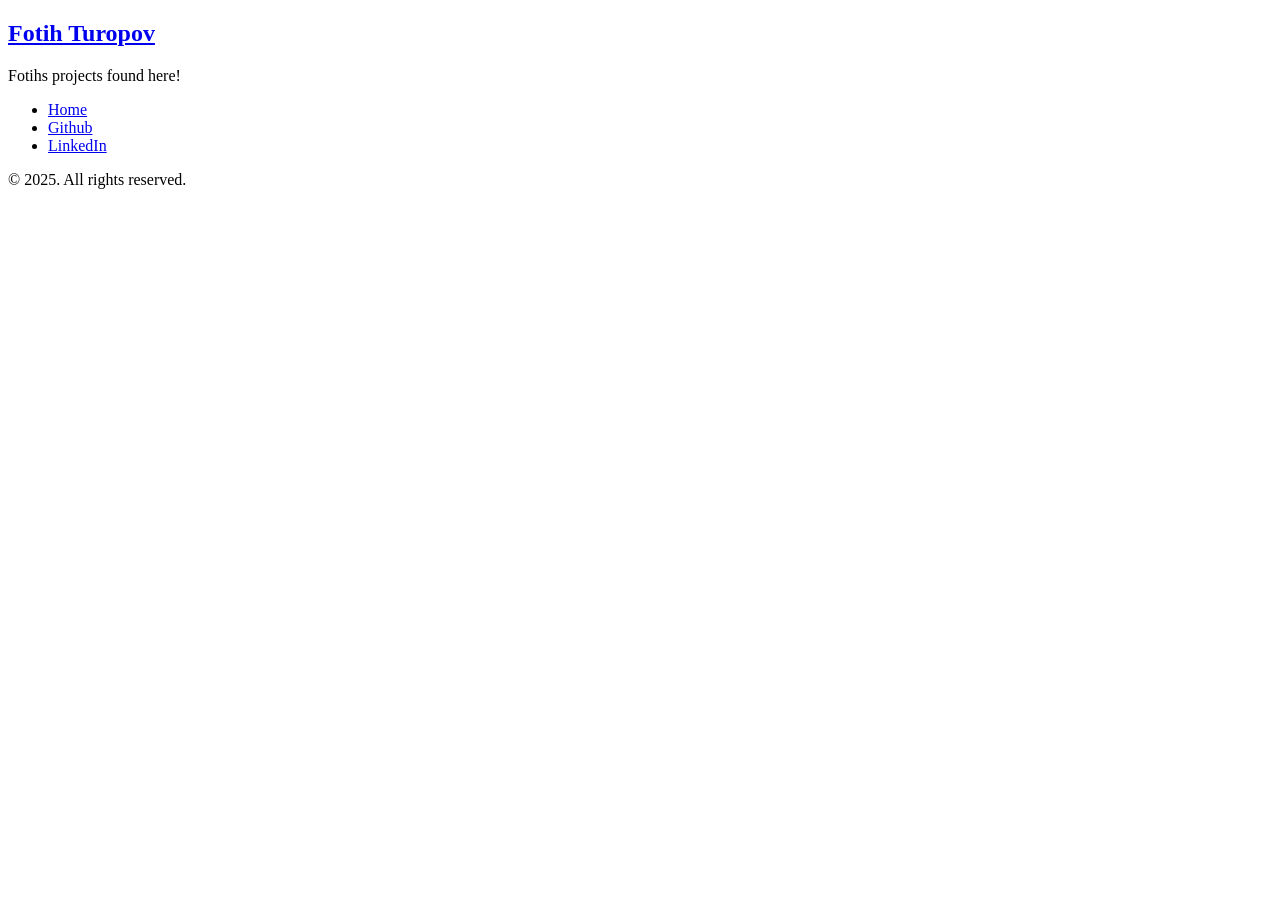
<file: public/tags/index.html>
<!DOCTYPE html>
<html xmlns="http://www.w3.org/1999/xhtml" xml:lang="en-us" lang="en-us">
<head>
  <link href="https://gmpg.org/xfn/11" rel="profile">
  <meta http-equiv="content-type" content="text/html; charset=utf-8">
  <meta name="generator" content="Hugo 0.140.1">

  
  <meta name="viewport" content="width=device-width, initial-scale=1.0">

  <title>Tags &middot; Fotih Turopov</title>
  <meta name="description" content="" />

  
  <link type="text/css" rel="stylesheet" href="https://fotiht.github.io/css/print.css" media="print">
  <link type="text/css" rel="stylesheet" href="https://fotiht.github.io/css/poole.css">
  <link type="text/css" rel="stylesheet" href="https://fotiht.github.io/css/syntax.css">
  <link type="text/css" rel="stylesheet" href="https://fotiht.github.io/css/hyde.css">
    <link rel="stylesheet" href="https://fonts.googleapis.com/css?family=Abril+Fatface|PT+Sans:400,400i,700">


  
  <link rel="apple-touch-icon-precomposed" sizes="144x144" href="/apple-touch-icon-144-precomposed.png">
  <link rel="shortcut icon" href="/favicon.png">

  
  <link href="https://fotiht.github.io/tags/index.xml" rel="alternate" type="application/rss+xml" title="Fotih Turopov" />
  
</head>

  <body class="theme-base-0b ">
  <aside class="sidebar">
  <div class="container sidebar-sticky">
    <div class="sidebar-about">
      <a href="https://fotiht.github.io/"><h1>Fotih Turopov</h1></a>
      <p class="lead">
       Fotihs projects found here! 
      </p>
    </div>

    <nav>
      <ul class="sidebar-nav">
        <li><a href="https://fotiht.github.io/">Home</a> </li>
        <li><a href="https://github.com/fotiht/"> Github </a></li><li><a href="https://www.linkedin.com/in/fotih-turopov-a49686332/"> LinkedIn </a></li>
      </ul>
    </nav>

    <p>&copy; 2025. All rights reserved. </p>
  </div>
</aside>

    <main class="content container">
    <ul class="posts">

</ul>
    </main>

    
      
    
  </body>
</html>
</file>
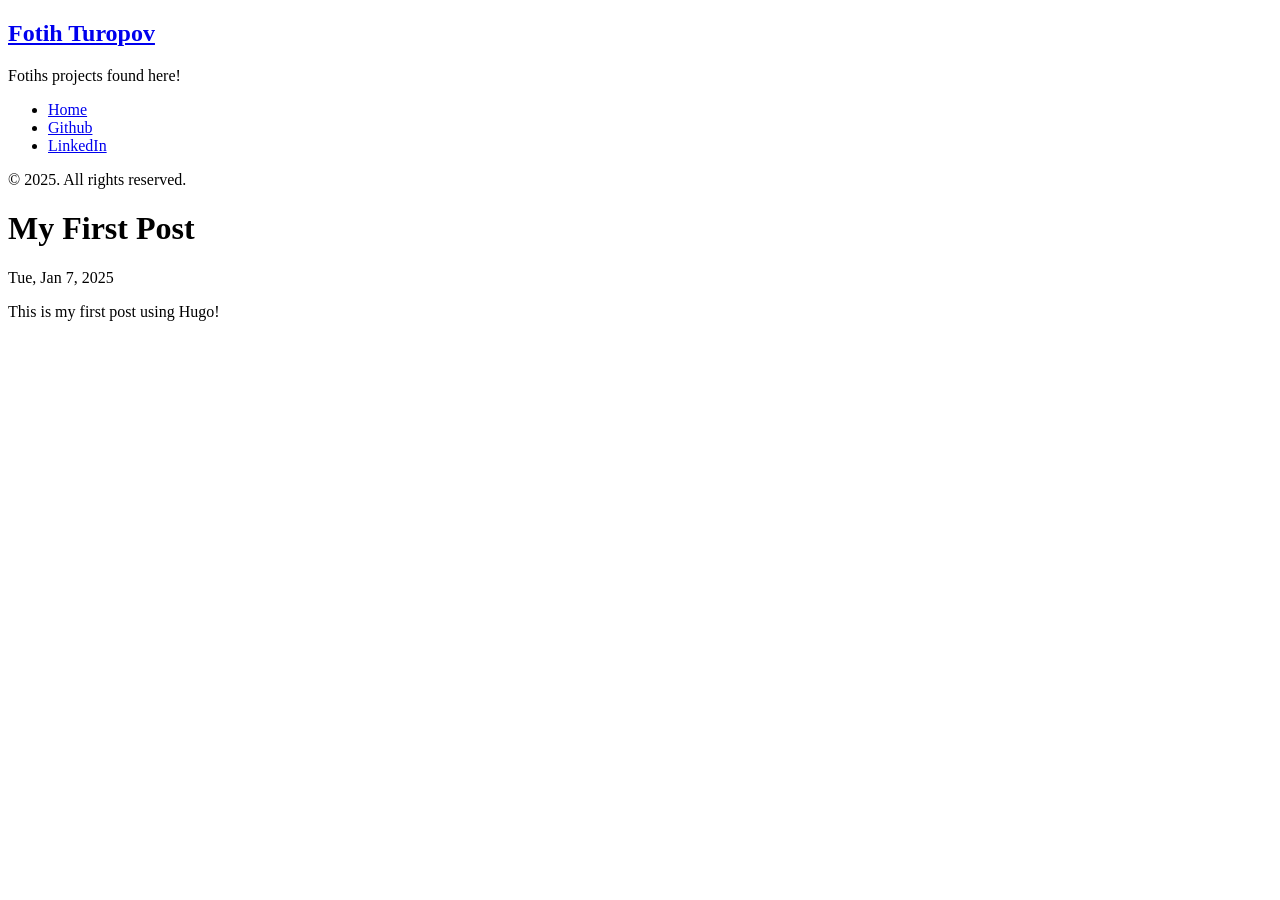
<file: public/posts/my-first-post/index.html>
<!DOCTYPE html>
<html xmlns="http://www.w3.org/1999/xhtml" xml:lang="en-us" lang="en-us">
<head>
  <link href="https://gmpg.org/xfn/11" rel="profile">
  <meta http-equiv="content-type" content="text/html; charset=utf-8">
  <meta name="generator" content="Hugo 0.140.1">

  
  <meta name="viewport" content="width=device-width, initial-scale=1.0">

  <title>My First Post &middot; Fotih Turopov</title>
  <meta name="description" content="" />

  
  <link type="text/css" rel="stylesheet" href="https://fotiht.github.io/css/print.css" media="print">
  <link type="text/css" rel="stylesheet" href="https://fotiht.github.io/css/poole.css">
  <link type="text/css" rel="stylesheet" href="https://fotiht.github.io/css/syntax.css">
  <link type="text/css" rel="stylesheet" href="https://fotiht.github.io/css/hyde.css">
    <link rel="stylesheet" href="https://fonts.googleapis.com/css?family=Abril+Fatface|PT+Sans:400,400i,700">


  
  <link rel="apple-touch-icon-precomposed" sizes="144x144" href="/apple-touch-icon-144-precomposed.png">
  <link rel="shortcut icon" href="/favicon.png">

  
  
</head>

  <body class="theme-base-0b ">
  <aside class="sidebar">
  <div class="container sidebar-sticky">
    <div class="sidebar-about">
      <a href="https://fotiht.github.io/"><h1>Fotih Turopov</h1></a>
      <p class="lead">
       Fotihs projects found here! 
      </p>
    </div>

    <nav>
      <ul class="sidebar-nav">
        <li><a href="https://fotiht.github.io/">Home</a> </li>
        <li><a href="https://github.com/fotiht/"> Github </a></li><li><a href="https://www.linkedin.com/in/fotih-turopov-a49686332/"> LinkedIn </a></li>
      </ul>
    </nav>

    <p>&copy; 2025. All rights reserved. </p>
  </div>
</aside>

    <main class="content container">
    <div class="post">
  <h1>My First Post</h1>
  <time datetime=2025-01-07T15:56:46-0500 class="post-date">Tue, Jan 7, 2025</time>
  <p>This is my first post using Hugo!</p>

</div>


    </main>

    
      
    
  </body>
</html>
</file>
<file: style.css>
/* Fotih Turopov: research stationery on lake navy */

:root {
  --ground: #0e2333;
  --ground-deep: #091824;
  --tone: #1b3b51;
  --paper: #ecece8;
  --paper-2: #d9d8d0;
  --mist: #d3dde3;
  --ink: #0e2333;
  --ink-soft: #46566a;
  --on-ground: #ecece8;
  --on-ground-soft: #b8c4ce;
  --gold: #f2c14e;
  --wire: #8e9ba6;

  --display: 'Barlow Condensed', 'Arial Narrow', sans-serif;
  --text: 'Barlow', 'Segoe UI', Arial, sans-serif;

  --step-small: clamp(0.8125rem, 0.79rem + 0.1vw, 0.875rem);
  --step-body: clamp(1.0625rem, 1rem + 0.25vw, 1.1875rem);
  --step-lead: clamp(1.25rem, 1.1rem + 0.7vw, 1.625rem);
  --step-head: clamp(2.75rem, 1.2rem + 5vw, 5.5rem);
  --step-display: clamp(4.75rem, 2rem + 9vw, 9.5rem);

  --m: clamp(16px, 3vw, 40px);
  --bar: 64px;
  --gap: clamp(120px, 14vw, 200px);

  --ease-out: cubic-bezier(0.23, 1, 0.32, 1);
  --ease-in-out: cubic-bezier(0.77, 0, 0.175, 1);
  --ease-drawer: cubic-bezier(0.32, 0.72, 0, 1);
}

*, *::before, *::after { box-sizing: border-box; }
html { scroll-behavior: smooth; scroll-padding-top: calc(var(--bar) + 16px); scrollbar-color: var(--gold) var(--ground-deep); }
body {
  margin: 0;
  background: var(--ground-deep);
  color: var(--on-ground);
  font: 400 var(--step-body)/1.55 var(--text);
  -webkit-font-smoothing: antialiased;
  text-rendering: optimizeLegibility;
}
h1, h2, h3, p, figure, ul, dl, dd { margin: 0; }
ul { padding: 0; list-style: none; }
img { display: block; max-width: 100%; height: auto; }
a { color: inherit; }
button, input, textarea { font: inherit; color: inherit; }
::selection { background: var(--gold); color: var(--ink); }
:focus-visible { outline: 3px solid var(--gold); outline-offset: 3px; }
a, button, summary, input, textarea { touch-action: manipulation; -webkit-tap-highlight-color: transparent; }

.skip { position: absolute; left: var(--m); top: -80px; z-index: 50; background: var(--gold); color: var(--ink); padding: 12px 16px; font-weight: 500; text-decoration: none; }
.skip:focus { top: 12px; }

/* type roles */
.head, .sub, .hero-name {
  font-family: var(--display);
  font-weight: 700;
  letter-spacing: -0.02em;
  line-height: 0.9;
  text-transform: uppercase;
  text-wrap: balance;
}
.head, .sub { font-size: var(--step-head); }

/* controls */
.btn {
  display: inline-flex; align-items: center; justify-content: center; gap: 10px;
  min-height: 48px; padding: 0 22px;
  font-weight: 500; font-size: var(--step-body); text-decoration: none;
  border: 0; border-radius: 0; cursor: pointer;
  transition: transform 160ms var(--ease-out), background-color 200ms ease;
}
.btn:active { transform: scale(0.97); }
.btn-gold { background: var(--gold); color: var(--ink); }
.btn-ink { background: var(--ink); color: var(--paper); }
@media (hover: hover) and (pointer: fine) {
  .btn-gold:hover { background: #f6cf6f; }
  .btn-ink:hover { background: var(--tone); }
}
.link {
  font-weight: 500;
  text-decoration: underline;
  text-decoration-thickness: 2px;
  text-underline-offset: 4px;
  text-decoration-color: color-mix(in srgb, currentColor 35%, transparent);
  transition: text-decoration-color 200ms ease, text-underline-offset 200ms var(--ease-out);
}
@media (hover: hover) and (pointer: fine) {
  .link:hover { text-decoration-color: currentColor; text-underline-offset: 6px; }
}
.arr { width: 0.8em; height: 0.8em; fill: none; stroke: currentColor; stroke-width: 2; stroke-linecap: square; transition: transform 200ms var(--ease-out); }

/* the page sheet: main covers the footer, then slides off it */
main { position: relative; z-index: 1; background: var(--ground); }

/* bar */
.bar {
  position: sticky; top: 0; z-index: 20;
  height: var(--bar);
  display: grid; grid-template-columns: 1fr auto 1fr; align-items: center; gap: 24px;
  padding: 0 var(--m);
  background: var(--ground);
}
.mark {
  justify-self: start;
  font: 700 2rem/1 var(--display); letter-spacing: -0.02em;
  text-decoration: none; color: var(--gold);
  min-width: 44px; min-height: 44px; display: inline-flex; align-items: center;
}
.bar nav { display: flex; gap: clamp(14px, 2.5vw, 36px); }
.bar nav a {
  min-height: 44px; display: inline-flex; align-items: center;
  text-decoration: none; font-weight: 500; color: var(--on-ground-soft);
  transition: color 200ms ease;
}
.bar nav a[aria-current="true"] { color: var(--on-ground); }
@media (hover: hover) and (pointer: fine) { .bar nav a:hover { color: var(--on-ground); } }
.bar-cta { justify-self: end; min-height: 44px; }

/* scalloped stationery */
.card {
  --r: 22px;
  background: var(--paper); color: var(--ink);
  -webkit-mask:
    radial-gradient(circle var(--r) at 0 0, #0000 98%, #000) 0 0 / 51% 51% no-repeat, /* taste-skill-ignore: mask cuts the scalloped paper edge, not a fill */
    radial-gradient(circle var(--r) at 100% 0, #0000 98%, #000) 100% 0 / 51% 51% no-repeat, /* taste-skill-ignore: mask cuts the scalloped paper edge, not a fill */
    radial-gradient(circle var(--r) at 0 100%, #0000 98%, #000) 0 100% / 51% 51% no-repeat, /* taste-skill-ignore: mask cuts the scalloped paper edge, not a fill */
    radial-gradient(circle var(--r) at 100% 100%, #0000 98%, #000) 100% 100% / 51% 51% no-repeat; /* taste-skill-ignore: mask cuts the scalloped paper edge, not a fill */
          mask:
    radial-gradient(circle var(--r) at 0 0, #0000 98%, #000) 0 0 / 51% 51% no-repeat, /* taste-skill-ignore: mask cuts the scalloped paper edge, not a fill */
    radial-gradient(circle var(--r) at 100% 0, #0000 98%, #000) 100% 0 / 51% 51% no-repeat, /* taste-skill-ignore: mask cuts the scalloped paper edge, not a fill */
    radial-gradient(circle var(--r) at 0 100%, #0000 98%, #000) 0 100% / 51% 51% no-repeat, /* taste-skill-ignore: mask cuts the scalloped paper edge, not a fill */
    radial-gradient(circle var(--r) at 100% 100%, #0000 98%, #000) 100% 100% / 51% 51% no-repeat; /* taste-skill-ignore: mask cuts the scalloped paper edge, not a fill */
}

/* hero: the invitation card, cropped by the fold */
.hero { padding: clamp(56px, 9vh, 110px) var(--m) 0; }
.hero-card {
  width: min(720px, 100%);
  margin: 0 auto;
  padding: clamp(40px, 6vw, 64px) clamp(24px, 5vw, 64px) clamp(48px, 6vw, 72px);
  text-align: center;
  display: flex; flex-direction: column; align-items: center;
}
.hero-name { font-size: var(--step-display); line-height: 0.86; }
.hero-name span { display: block; }
.hero-name .l1 { transform: translateX(-6%); }
.hero-name .l2 { transform: translateX(5%); }
.hero-lead { font-size: var(--step-lead); line-height: 1.35; max-width: 30ch; text-wrap: balance; margin-top: 36px; }
.hero-facts { margin: 28px 0 36px; color: var(--ink-soft); font-size: var(--step-body); }
.hero-facts li { padding: 2px 0; }
.hero-facts li + li::before {
  content: ''; display: block; width: 10px; height: 10px; margin: 10px auto 12px;
  background: var(--ink); transform: rotate(45deg);
}
.plate { margin-top: clamp(56px, 7vw, 88px); width: min(320px, 78%); }
.plate img { width: 100%; aspect-ratio: 4 / 5; object-fit: cover; object-position: 50% 30%; filter: grayscale(1) contrast(1.08) brightness(1.04); }
.plate figcaption, .folder-pic figcaption { font-size: var(--step-small); color: var(--ink-soft); margin-top: 10px; }
.hero-now { margin-top: 40px; max-width: 40ch; }

/* Story MoE: the square plate and its spare text */
.moe {
  min-height: 88svh;
  margin-top: var(--gap);
  padding: 0 var(--m);
  display: grid; grid-template-columns: 1fr 1fr; gap: clamp(32px, 5vw, 80px); align-items: stretch;
}
.moe-plate { --r: 18px; padding: clamp(24px, 3vw, 40px); display: flex; align-items: center; }
.router { width: 100%; display: flex; flex-direction: column; gap: 20px; }
.router-tokens { display: flex; flex-wrap: wrap; gap: 8px; min-height: 44px; }
.tok {
  min-height: 40px; padding: 0 12px;
  border: 0; border-radius: 0; cursor: pointer;
  background: var(--paper-2); color: var(--ink);
  font-size: var(--step-body);
  transition: background-color 200ms ease, color 200ms ease, transform 160ms var(--ease-out);
}
.tok:active { transform: scale(0.95); }
.tok.is-on { background: var(--ink); color: var(--paper); }
@media (hover: hover) and (pointer: fine) { .tok:not(.is-on):hover { background: var(--mist); } }
.router-fig { width: 100%; height: auto; overflow: visible; }
.router-fig .wires path { fill: none; stroke: var(--wire); stroke-width: 2; transition: stroke 260ms ease, stroke-width 260ms var(--ease-out); }
.router-fig .wires path.on { stroke: var(--ink); stroke-width: 4; }
.router-fig .box { fill: var(--paper-2); transition: fill 260ms ease; }
.router-fig .box-ink { fill: var(--ink); }
.router-fig .ex.on .box { fill: var(--gold); }
.router-fig .ex { transition: transform 260ms var(--ease-out); transform-box: fill-box; transform-origin: center; }
.router-fig .ex.on { transform: translateY(-3px); }
.router-fig .t { font: 500 17px var(--text); fill: var(--ink); text-anchor: middle; }
.router-fig .t-light { fill: var(--paper); }
.router-fig .t-w { font-size: 15px; font-weight: 400; font-variant-numeric: tabular-nums; fill: var(--ink-soft); }
.router-fig .ex.on .t-w { fill: var(--ink); font-weight: 500; }
.router-input { display: grid; gap: 6px; font-size: var(--step-small); color: var(--ink-soft); }
.router-input input {
  min-height: 48px; padding: 0 14px;
  background: #ffffff; color: var(--ink);
  border: 2px solid var(--paper-2); border-radius: 0;
  font-size: var(--step-body);
  transition: border-color 200ms ease;
}
.router-input input:focus { outline: none; border-color: var(--ink); }
.router-note { font-size: var(--step-small); color: var(--ink-soft); }

.moe-copy { display: flex; flex-direction: column; justify-content: space-between; gap: 48px; padding: 8px 0; }
.tabs { display: flex; gap: 28px; }
.tabs [role="tab"] {
  position: relative; min-height: 44px; padding: 0;
  background: none; border: 0; cursor: pointer;
  font-size: var(--step-lead); color: var(--on-ground-soft);
  transition: color 200ms ease;
}
.tabs [role="tab"]::after {
  content: ''; position: absolute; left: 0; right: 0; bottom: 2px; height: 3px;
  background: var(--gold); transform: scaleX(0); transform-origin: left;
  transition: transform 260ms var(--ease-out);
}
.tabs [aria-selected="true"] { color: var(--on-ground); font-weight: 500; }
.tabs [aria-selected="true"]::after { transform: scaleX(1); }
@media (hover: hover) and (pointer: fine) { .tabs [role="tab"]:hover { color: var(--on-ground); } }
.moe-body .head { margin-bottom: 40px; }
.pane { max-width: 40ch; display: grid; gap: 16px; }
.pane[hidden] { display: none; }
.pane:not([hidden]) { animation: pane-in 320ms var(--ease-out); }
@keyframes pane-in { from { opacity: 0; transform: translateY(8px); filter: blur(2px); } }
.results { border-collapse: collapse; margin-top: 8px; font-variant-numeric: tabular-nums; }
.results caption { text-align: left; font-size: var(--step-small); color: var(--on-ground-soft); padding-bottom: 8px; }
.results th, .results td { text-align: left; padding: 12px 0; border-bottom: 1px solid var(--tone); font-weight: 400; }
.results thead th { font-size: var(--step-small); color: var(--on-ground-soft); }
.results td { text-align: right; padding-left: 40px; font-size: var(--step-lead); font-weight: 500; }
.results tbody tr:first-child td { color: var(--gold); }
.checks { display: grid; gap: 12px; }
.checks li { padding-left: 26px; position: relative; }
.checks li::before { content: ''; position: absolute; left: 2px; top: 0.5em; width: 9px; height: 9px; background: var(--gold); transform: rotate(45deg); }

.cells { display: grid; grid-template-columns: 1fr 1fr; gap: 8px; }
.cell {
  min-height: 72px; padding: 0 20px;
  display: flex; align-items: center; justify-content: space-between; gap: 12px;
  text-decoration: none; font-weight: 500;
  transition: transform 160ms var(--ease-out), background-color 200ms ease;
}
.cell:active { transform: scale(0.98); }
.cell-gold { background: var(--gold); color: var(--ink); }
.cell-tone { background: var(--tone); color: var(--on-ground); }
@media (hover: hover) and (pointer: fine) {
  .cell:hover .arr, .link:hover .arr { transform: translate(2px, -2px); }
  .cell-gold:hover { background: #f6cf6f; }
  .cell-tone:hover { background: #24495f; }
}

/* more work: stacked folders */
.files { margin-top: var(--gap); padding: 0 var(--m); }
.files > .sub { margin-bottom: 48px; }
.folder { position: sticky; top: calc(var(--bar) + var(--i) * 64px); color: var(--ink); }
.folder + .folder { margin-top: 40px; }
.folder-tab {
  display: inline-flex; align-items: center;
  height: 44px; min-width: 280px; padding: 0 36px 0 24px;
  background: var(--band);
  clip-path: polygon(0 100%, 0 10px, 10px 0, calc(100% - 26px) 0, 100% 100%);
}
.folder-tab h3 { font: 700 var(--step-lead)/1 var(--display); letter-spacing: -0.01em; }
.folder-body {
  position: relative;
  min-height: calc(80svh - 44px);
  padding: 56px clamp(24px, 3vw, 48px) 48px;
  background: var(--band);
  display: grid; grid-template-columns: repeat(12, 1fr); gap: 0 24px; align-content: start;
}
.folder-kind { position: absolute; top: 14px; right: clamp(24px, 3vw, 48px); font-size: var(--step-small); font-weight: 500; }
.folder-pic { grid-column: 1 / 8; }
.folder-pic img { width: 100%; aspect-ratio: 16 / 10; object-fit: cover; filter: grayscale(1) contrast(1.06); }
.folder-shot img { filter: none; object-fit: contain; background: #ffffff; }
.folder-text { grid-column: 9 / 13; display: grid; gap: 16px; align-content: start; }
.f1 { --band: var(--paper); }
.f2 { --band: var(--gold); }
.f2 .folder-pic figcaption { color: var(--ink); }
.f3 { --band: var(--mist); }
.f4 { --band: var(--paper-2); }

/* about: the letter with a tear-off stub */
.about { margin-top: var(--gap); padding: 0 var(--m); }
.letter { width: min(640px, 100%); margin: 0 auto; color: var(--ink); }
.letter-sheet {
  background: var(--paper);
  padding: 60px 60px 72px;
  display: grid; gap: 18px;
  -webkit-mask: radial-gradient(circle 9px at 50% 100%, #0000 97%, #000) 50% 100% / 26px 100% repeat-x; /* taste-skill-ignore: mask cuts the scalloped paper edge, not a fill */
          mask: radial-gradient(circle 9px at 50% 100%, #0000 97%, #000) 50% 100% / 26px 100% repeat-x; /* taste-skill-ignore: mask cuts the scalloped paper edge, not a fill */
}
.letter-face { width: 56px; height: 56px; border-radius: 50%; object-fit: cover; object-position: 50% 28%; filter: grayscale(1); }
.letter-sheet .sub { margin: 12px 0 10px; font-size: var(--step-head); }
.sign { margin-top: 18px; font-style: italic; font-size: var(--step-lead); }
.sign-role { margin-top: -14px; font-size: var(--step-small); color: var(--ink-soft); }
.stub {
  margin-top: 14px;
  background: var(--paper-2);
  border-top: 6px dotted var(--ground);
  min-height: 80px; display: flex; align-items: center; justify-content: center;
}
.stub a {
  font: 700 var(--step-lead)/1 var(--display); letter-spacing: 0.01em; text-decoration: none;
  min-height: 48px; display: inline-flex; align-items: center; padding: 0 12px;
  transition: transform 160ms var(--ease-out);
}
.stub a:active { transform: scale(0.97); }
@media (hover: hover) and (pointer: fine) { .stub a:hover { text-decoration: underline; text-decoration-thickness: 2px; text-underline-offset: 5px; } }

/* experience: the printed sheet */
.experience { margin-top: var(--gap); padding: 0 var(--m); }
.sheet {
  width: min(760px, 100%); margin: 0 auto;
  background: var(--paper); color: var(--ink);
  padding: 80px clamp(24px, 7vw, 72px);
  text-align: center;
  -webkit-mask:
    radial-gradient(circle 10px at 50% 0, #0000 97%, #000) 50% 0 / 28px 51% repeat-x, /* taste-skill-ignore: mask cuts the scalloped paper edge, not a fill */
    radial-gradient(circle 10px at 50% 100%, #0000 97%, #000) 50% 100% / 28px 51% repeat-x; /* taste-skill-ignore: mask cuts the scalloped paper edge, not a fill */
          mask:
    radial-gradient(circle 10px at 50% 0, #0000 97%, #000) 50% 0 / 28px 51% repeat-x, /* taste-skill-ignore: mask cuts the scalloped paper edge, not a fill */
    radial-gradient(circle 10px at 50% 100%, #0000 97%, #000) 50% 100% / 28px 51% repeat-x; /* taste-skill-ignore: mask cuts the scalloped paper edge, not a fill */
}
.sheet-note { margin-top: 16px; color: var(--ink-soft); font-size: var(--step-small); }
.group { margin-top: 56px; }
.group h3 { font: 700 var(--step-lead)/1 var(--display); text-transform: uppercase; letter-spacing: 0.01em; margin-bottom: 20px; }
.group dl { max-width: 560px; margin: 0 auto; display: grid; gap: 22px; text-align: left; }
.item { display: grid; grid-template-columns: 1fr auto; gap: 4px 24px; }
.item dt { font-weight: 500; }
.when { font-variant-numeric: tabular-nums; white-space: nowrap; }
.what { grid-column: 1 / -1; color: var(--ink-soft); font-size: var(--step-small); line-height: 1.5; max-width: 60ch; }
.tools { max-width: 30ch; margin: 0 auto; }
.sheet-end { margin-top: 64px; line-height: 2.4; }

/* contact: a visit card on Cleveland */
.contact { position: relative; margin-top: var(--gap); min-height: max(100svh, 960px); overflow: clip; }
.contact-photo {
  position: absolute; inset: 0; width: 100%; height: 100%;
  object-fit: cover; object-position: 30% 50%;
  filter: grayscale(1) contrast(1.05) brightness(0.92);
}
.visit {
  --r: 14px;
  position: absolute; top: 60px; right: var(--m);
  width: 400px; padding: 32px 32px 0;
  display: grid; gap: 16px;
}
.visit .sub { font-size: var(--step-head); }
.visit form { display: grid; gap: 14px; margin-top: 4px; }
.visit label { display: grid; gap: 6px; font-size: var(--step-small); font-weight: 500; }
.visit input, .visit textarea {
  width: 100%; padding: 12px 14px; min-height: 48px;
  background: #ffffff; color: var(--ink);
  border: 2px solid var(--paper-2); border-radius: 0;
  font-size: var(--step-body); resize: vertical;
  transition: border-color 200ms ease;
}
.visit input:focus, .visit textarea:focus { outline: none; border-color: var(--ink); }
.visit input:user-invalid, .visit textarea:user-invalid { border-color: #b3261e; }
.form-status { font-size: var(--step-small); min-height: 1.4em; }
.form-status[data-state="ok"] { color: #1f6b3a; font-weight: 500; }
.form-status[data-state="err"] { color: #b3261e; font-weight: 500; }
.visit-send { margin: 2px -32px 0; min-height: 56px; width: calc(100% + 64px); }
.visit-send[disabled] { opacity: 0.7; cursor: progress; }

/* footer: the back of the card, uncovered as the page lifts */
.back { position: relative; z-index: 0; background: var(--ground-deep); padding: 48px var(--m) 32px; overflow: clip; }
.postcard {
  width: min(1200px, 100%); margin: 0 auto;
  background: var(--paper); color: var(--ink);
  padding: 72px clamp(24px, 5vw, 64px) 28px;
  display: grid; grid-template-columns: 1fr 1fr; gap: 40px clamp(32px, 6vw, 96px);
  -webkit-mask: radial-gradient(circle 50px at 50% 0, #0000 97%, #000) 50% 0 / 100px 100% repeat-x; /* taste-skill-ignore: mask cuts the scalloped paper edge, not a fill */
          mask: radial-gradient(circle 50px at 50% 0, #0000 97%, #000) 50% 0 / 100px 100% repeat-x; /* taste-skill-ignore: mask cuts the scalloped paper edge, not a fill */
}
.pc-msg { display: grid; gap: 16px; align-content: start; }
.pc-sign { font: 700 var(--step-head)/0.9 var(--display); text-transform: uppercase; letter-spacing: -0.02em; text-wrap: balance; }
.pc-addr { display: grid; grid-template-columns: 1fr auto; gap: 24px; align-items: start; }
.pc-addr ul { display: grid; gap: 4px; font-size: var(--step-lead); }
.pc-addr a { min-height: 44px; display: inline-flex; align-items: center; text-decoration: none; transition: color 200ms ease; }
@media (hover: hover) and (pointer: fine) { .pc-addr a:hover { text-decoration: underline; text-decoration-thickness: 2px; text-underline-offset: 5px; } }
.stamp {
  grid-column: 2; grid-row: 1;
  width: 96px; aspect-ratio: 3 / 4; object-fit: cover; object-position: 50% 30%;
  padding: 6px; background: #ffffff; filter: grayscale(1);
  transform: rotate(3deg);
}
.imprint { grid-column: 1 / -1; text-align: center; font-size: var(--step-small); color: var(--ink-soft); }
.imprint a { color: var(--ink); }

/* entrances: content is visible without script; with script it arrives once */
.js .rv { opacity: 0; transform: translateY(24px); }
.js .rv.in { opacity: 1; transform: none; transition: opacity 560ms var(--ease-out) var(--d, 0ms), transform 640ms var(--ease-out) var(--d, 0ms); }
.js .rv-pic { clip-path: inset(0 0 100% 0); }
.js .rv-pic.in { clip-path: inset(0 0 0 0); transition: clip-path 1000ms var(--ease-in-out) var(--d, 0ms); }
.js .hero-card { animation: card-up 1000ms var(--ease-drawer) both; }
.js .hero-name span { animation: line-up 900ms var(--ease-out) both; }
.js .hero-name .l2 { animation-delay: 90ms; }
@keyframes card-up { from { transform: translateY(80px); } }
@keyframes line-up { from { opacity: 0; translate: 0 0.35em; } }

/* curtain: the postcard waits under the page and is uncovered as the page lifts off it */
@supports (animation-timeline: view()) {
  @media (min-width: 1025px) {
  .postcard { animation: uncover linear both; animation-timeline: view(); animation-range: entry 0% entry 100%; }
  @keyframes uncover { from { transform: translateY(-55%); } to { transform: none; } }
  }
}

/* the skyline drifts as you scroll past it */
@supports (animation-timeline: view()) {
  .contact-photo { animation: drift linear both; animation-timeline: view(); animation-range: cover 0% cover 100%; }
  @keyframes drift { from { transform: scale(1.14) translateY(-3%); } to { transform: scale(1.02) translateY(2%); } }
}

/* tablet */
@media (max-width: 1024px) {
  .moe { grid-template-columns: 1fr; min-height: 0; }
  .folder-pic { grid-column: 1 / -1; }
  .folder-text { grid-column: 1 / -1; margin-top: 28px; max-width: 60ch; }
  .folder-body { min-height: 0; }
  .postcard { grid-template-columns: 1fr; }
}

/* phone */
@media (max-width: 640px) {
  :root { --bar: 56px; }
  .bar { grid-template-columns: auto 1fr; gap: 12px; }
  .bar nav { justify-self: end; gap: 14px; font-size: 0.9375rem; }
  .bar-cta { display: none; }
  .hero { padding-top: 40px; padding-left: 12px; padding-right: 12px; }
  .hero-card { --r: 16px; }
  .hero-name { font-size: 25vw; }
  .hero-name .l1, .hero-name .l2 { transform: none; }
  .moe-plate { --r: 14px; padding: 20px; }
  .router-fig .t { font-size: 18px; }
  .tabs { gap: 20px; }
  .cells { grid-template-columns: 1fr; }
  .cell { min-height: 60px; }
  .folder { position: static; }
  .folder + .folder { margin-top: 32px; }
  .folder-tab { height: 40px; min-width: 0; padding-right: 32px; }
  .folder-tab h3 { font-size: 1.25rem; }
  .folder-body { padding: 48px 20px 28px; display: block; }
  .folder-kind { left: 20px; right: auto; top: 14px; }
  .folder-pic img { aspect-ratio: 4 / 3; }
  .letter-sheet { padding: 40px 24px 56px; }
  .sheet { padding: 64px 22px; }
  .item { grid-template-columns: 1fr; }
  .when { color: var(--ink-soft); font-size: var(--step-small); grid-row: 2; }
  .contact { min-height: 0; padding-bottom: 8px; }
  .contact-photo { position: relative; height: 70svh; }
  .visit { position: relative; top: auto; right: auto; width: auto; margin: -80px 16px 0; padding: 28px 24px 0; }
  .visit-send { margin: 2px -24px 0; width: calc(100% + 48px); }
  .postcard { -webkit-mask-size: 64px 100%; mask-size: 64px 100%; -webkit-mask-image: radial-gradient(circle 32px at 50% 0, #0000 97%, #000); mask-image: radial-gradient(circle 32px at 50% 0, #0000 97%, #000); padding-top: 56px; } /* taste-skill-ignore: mask cuts the scalloped paper edge, not a fill */
  .pc-addr ul { font-size: 1.0625rem; }
  .stamp { width: 68px; }
}

@media (prefers-reduced-motion: reduce) {
  html { scroll-behavior: auto; }
  .js .rv, .js .rv.in { transform: none; transition: opacity 400ms ease var(--d, 0ms); }
  .js .rv-pic, .js .rv-pic.in { clip-path: none; transition: none; }
  .js .hero-card, .js .hero-name span { animation: none; }
  .contact-photo, .postcard { animation: none !important; transform: none; }
  .router-fig .ex.on { transform: none; }
  .pane:not([hidden]) { animation: none; }
}
</file>
<file: ann.css>
/* Vector Search: toy HNSW map. Reuses the Story MoE layout (.moe, .moe-plate, .tabs, .pane). */
.ann { margin-top: var(--gap); }
@media (min-width: 1025px) {
  .ann .moe-plate { order: 2; }
}
.ann-map { width: 100%; display: flex; flex-direction: column; gap: 16px; }
.ann-fig { width: 100%; height: auto; cursor: crosshair; background: #ffffff; border: 2px solid var(--paper-2); touch-action: manipulation; }
.ann-fig .e0 { stroke: var(--paper-2); stroke-width: 1.2; }
.ann-fig .e1 { stroke: var(--wire); stroke-width: 2; }
.ann-fig .e2 { stroke: var(--ink-soft); stroke-width: 3.4; }
.ann-fig .n0 { fill: var(--paper-2); stroke: var(--wire); stroke-width: 1; }
.ann-fig .n1 { fill: var(--ink-soft); }
.ann-fig .n2 { fill: var(--ink); }
.ann-fig .n0, .ann-fig .n1, .ann-fig .n2 { transition: fill 220ms ease, stroke 220ms ease; }
.ann-fig .look { fill: var(--gold); stroke: var(--ink); stroke-width: 1.4; }
.ann-fig .hop { fill: var(--gold); stroke: var(--ink); stroke-width: 2.4; }
.ann-fig .trail { stroke: var(--ink); stroke-width: 4; stroke-linecap: round; }
.ann-fig .ring-found { fill: none; stroke: var(--ink); stroke-width: 3; }
.ann-fig .ring-true { fill: none; stroke: var(--ink); stroke-width: 2; stroke-dasharray: 3 3; }
.ann-fig .ann-query { fill: var(--gold); stroke: var(--ink); stroke-width: 2.5; }
.ann-readout { min-height: 3.1em; font-size: var(--step-body); }
.ann-controls { display: flex; flex-wrap: wrap; align-items: end; gap: 12px 24px; }
.ann-ef { display: grid; gap: 6px; flex: 1 1 200px; font-size: var(--step-small); color: var(--ink-soft); }
.ann-ef b { color: var(--ink); font-weight: 500; }
.ann-ef input { width: 100%; min-height: 32px; accent-color: var(--ink); }
.ann-legend { font-size: var(--step-small); color: var(--ink-soft); }
@media (max-width: 640px) {
  .ann-readout { min-height: 4.6em; }
}
</file>
<file: moe-plus.css>
/* Story MoE, extra controls. Also keeps the robot photo in colour. */
.moe-extra { display: grid; gap: 12px; }
.moe-k { display: flex; flex-wrap: wrap; align-items: center; gap: 8px; font-size: var(--step-small); color: var(--ink-soft); }
.moe-k span { margin-right: 4px; }
.moe-k .tok { min-height: 36px; font-size: var(--step-small); }
.moe-meter { font-size: var(--step-small); color: var(--ink-soft); }
.moe-meter b { color: var(--ink); font-weight: 500; }
.moe-bar { height: 6px; background: var(--paper-2); }
.moe-bar i { display: block; height: 100%; background: var(--ink); transition: width 320ms var(--ease-out); }
.moe-load { display: grid; grid-template-columns: repeat(4, 1fr); gap: 8px; align-items: end; }
.moe-col { display: flex; flex-direction: column; align-items: stretch; justify-content: flex-end; gap: 4px; text-align: center; font-size: 12px; color: var(--ink-soft); min-height: 78px; }
.moe-col .n { font-variant-numeric: tabular-nums; color: var(--ink); }
.moe-col i { display: block; background: var(--paper-2); transition: height 320ms var(--ease-out), background-color 200ms ease; }
.moe-col.pin i { background: var(--gold); }
.moe-help { font-size: var(--step-small); color: var(--ink-soft); }
.router-fig .ex { cursor: pointer; }
.router-fig .ex.pinned .box { stroke: var(--ink); stroke-width: 3; }
.router-fig .wbar-bg { fill: var(--paper); }
.router-fig .wbar { fill: var(--ink); transition: width 320ms var(--ease-out); }
.router-fig .ex.on .wbar-bg { fill: #ffffff; }
.tok.tok-hit { box-shadow: inset 0 -4px 0 var(--gold); }

/* the robot photo keeps its colours and its own proportions */
.folder.f2 .folder-pic img { filter: none; aspect-ratio: 1089 / 576; object-fit: cover; }
</file>
